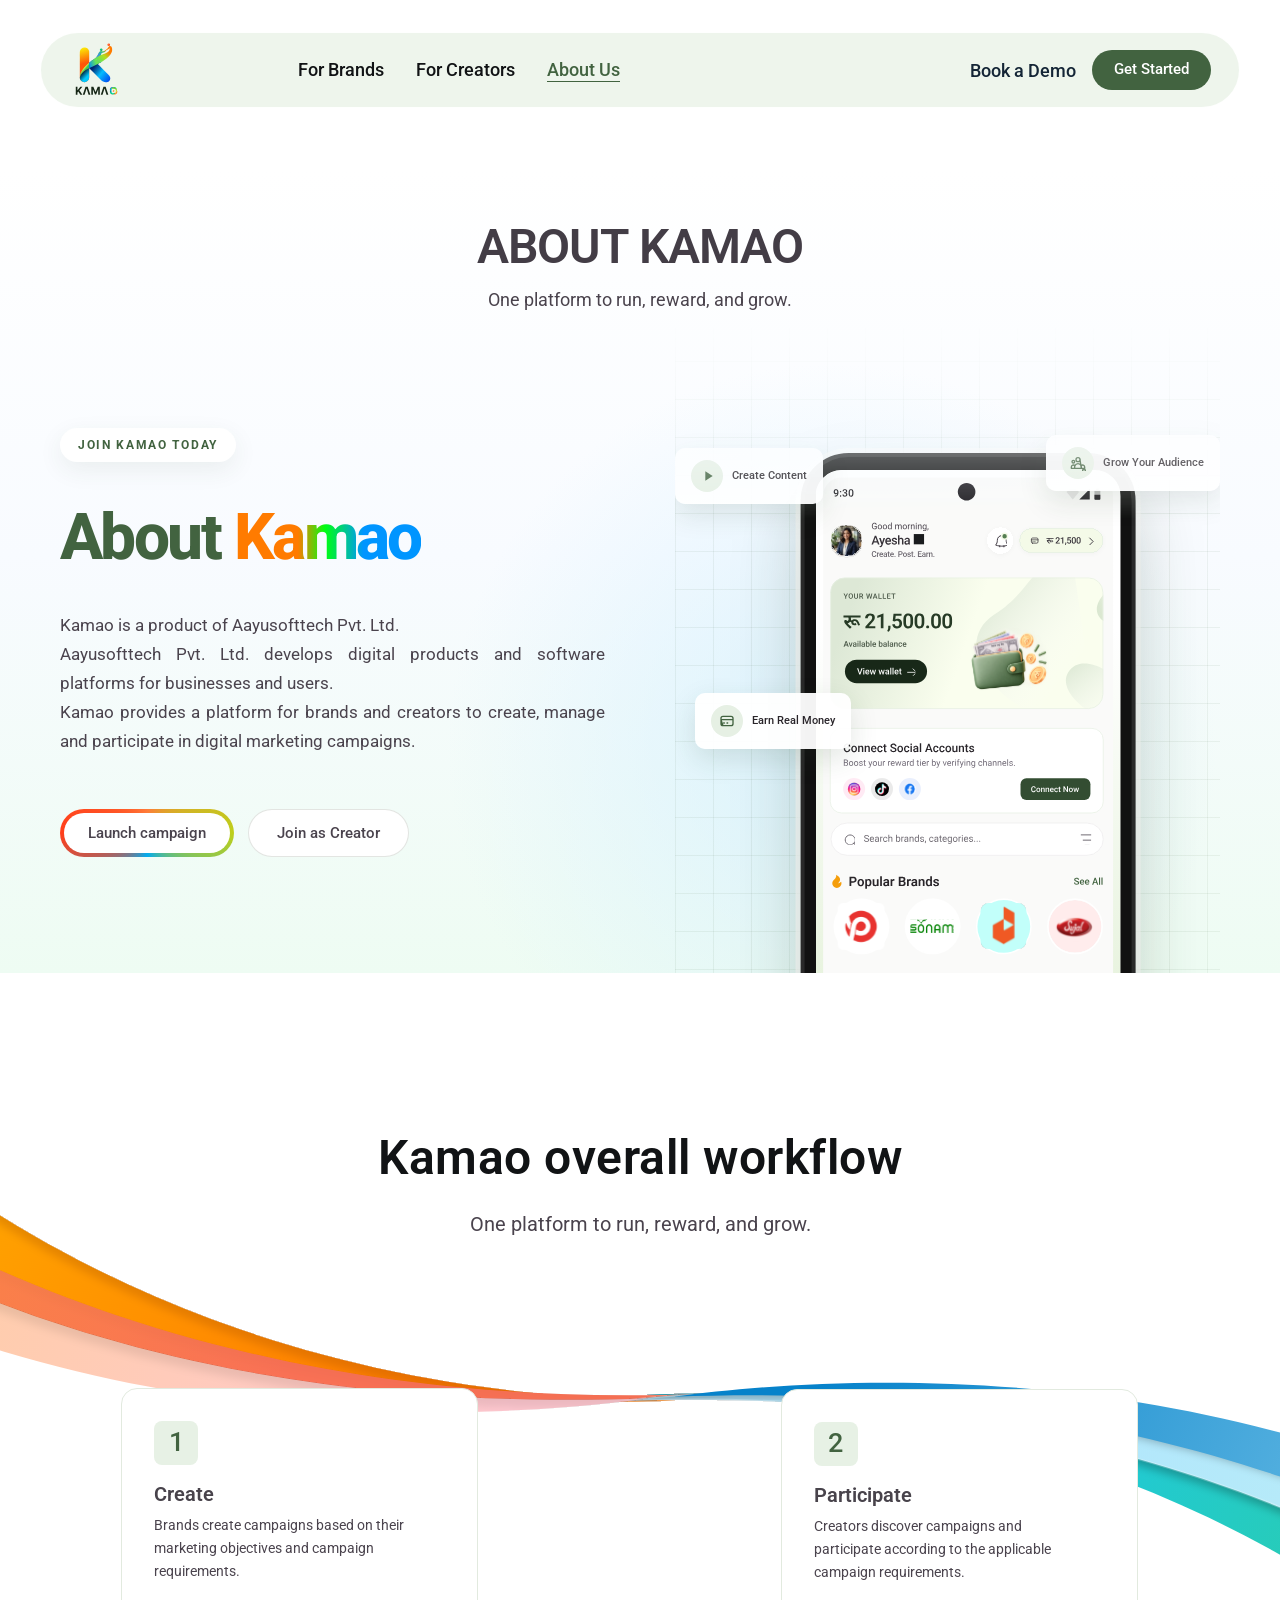
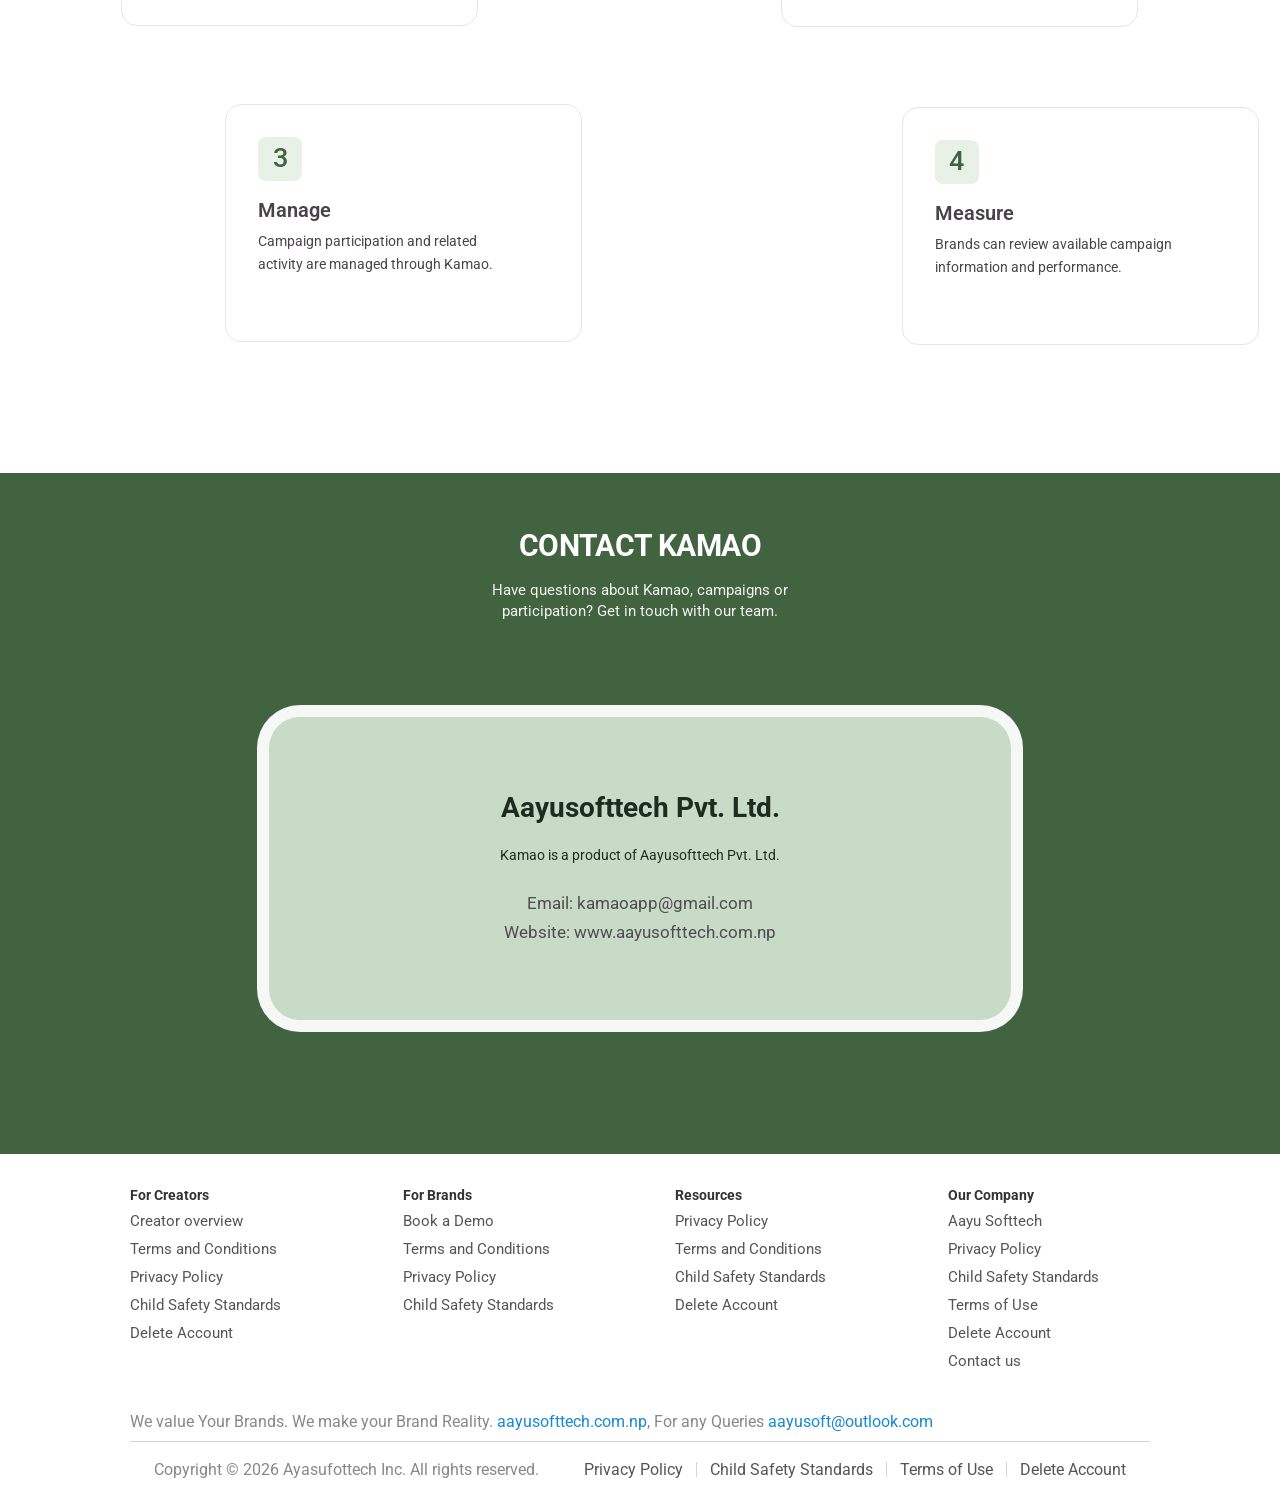
<file: KamaoRemake/aboutus.html>
<!DOCTYPE html>
<html lang="en">

<head>
    <meta charset="UTF-8">
    <meta name="viewport" content="width=device-width, initial-scale=1.0">
    <title>About Kamao</title>
    <link rel="preconnect" href="https://fonts.googleapis.com">
    <link rel="preconnect" href="https://fonts.gstatic.com" crossorigin>
    <link href="https://fonts.googleapis.com/css2?family=Roboto:wght@400;500;600;700&display=swap" rel="stylesheet">
    <link rel="stylesheet" href="css/main.css">
    <link rel="stylesheet" href="./css/about.css">
    <link rel="stylesheet" href="css/responsive.css">

</head>

<body>
    <main>
    <!-- =========================================================
    HEADER / NAVBAR
  ========================================================== -->
        <header class="site-header" id="siteHeader">
            <nav class="navbar" aria-label="Primary navigation">

                <!-- Logo -->
                <a href="./index.html" class="brand" aria-label="Kamao home">
                    <img src="./images/nav_footer/kamao_logo.svg" alt="Kamao" class="brand-logo" />
                </a>

                <!-- Desktop Navigation -->
                <div class="main-nav">
                    <a href="./index.html" class="nav-link ">For Brands</a>
                    <a href="./creator.html" class="nav-link">For Creators</a>
                    <a href="./aboutus.html" class="nav-link is-active">About Us</a>
                </div>

                <!-- Desktop Actions -->
                <div class="nav-actions">
                    <a href="/book-demo" class="demo-link" type="button" data-open-modal>
                        Book a Demo
                    </a>

                    <a href="/Identity/Account/Register?type=launcher"  class="btn-primary nav-get-started" type="button" data-open-modal>
                        Get Started
                    </a>
                </div>

                <!-- Mobile Hamburger -->
                <button class="mobile-menu-btn" id="mobileMenuBtn" type="button" aria-label="Toggle navigation"
                    aria-expanded="false" aria-controls="mobileMenu">
                    <span></span>
                    <span></span>
                    <span></span>
                </button>

            </nav>

            <!-- Mobile Navigation -->
            <div class="mobile-menu" id="mobileMenu">

                <div class="mobile-menu-inner">

                    <div class="mobile-links">

                        <a href="./index.html" class="mobile-nav-link is-active">
                            <span>For Brands</span>
                            <span class="mobile-arrow">↗</span>
                        </a>

                        <a href="./creator.html" class="mobile-nav-link">
                            <span>For Creators</span>
                            <span class="mobile-arrow">↗</span>
                        </a>

                    </div>

                    <div class="mobile-actions">


                        <a href="/Identity/Account/Register?type=launcher"  class="mobile-get-started" type="button" data-open-modal>
                            Get Started
                            <span>↗</span>
                        </a>

                    </div>

                    <div class="mobile-menu-footer">
                        <span>CREATOR × BRAND</span>
                        <span>KAMAO</span>
                    </div>

                </div>

            </div>
        </header>

        <!-- Hero section -->
        <section class="hero-section">

            <!-- Hero Section Heading -->
            <div class="hero-header">
                <h2 class="hero-section-title roboto-600">
                    About Kamao
                </h2>

                <p class="hero-section-subtitle roboto-400">
                    One platform to run, reward, and grow.
                </p>
            </div>


            <!-- Hero Content -->
            <div class="hero-container">

                <div class="hero-content">

                    <p class="hero-eyebrow">
                        Join Kamao today
                    </p>

                    <h1 class="hero-title">
                        About <span class="hero-title-accent">Kamao</span>
                    </h1>

                    <p class="hero-description">
                        Kamao is a product of Aayusofttech Pvt. Ltd.<br>
                        Aayusofttech Pvt. Ltd. develops digital products and software
                        platforms for businesses and users.<br>
                        Kamao provides a platform for brands and creators to create,
                        manage and participate in digital marketing campaigns.
                    </p>

                    <div class="hero-actions">

                        <a class="hero-button hero-button-primary" href="#contact">
                            Launch campaign
                        </a>

                        <a class="hero-button hero-button-secondary" href="#contact">
                            Join as Creator
                        </a>

                    </div>

                </div>


                <!-- Phone / Visual -->
                <div class="hero-visual">

                    <span class="hero-feature hero-feature-content">
                        <span class="hero-feature-icon">
                            <img src="./images/aboutus/content.svg" alt="Create Content" class="hero-feature-icon-img" />
                        </span>
                        Create Content
                    </span>

                    <span class="hero-feature hero-feature-audience">
                        <span class="hero-feature-icon">
                            <img src="./images/aboutus/audience.svg" alt="Grow Audience" class="hero-feature-icon-img" />
                        </span>
                        Grow Your Audience
                    </span>

                    <span class="hero-feature hero-feature-reward">
                        <span class="hero-feature-icon">
                            <img src="./images/aboutus/earn.svg" alt="Earn Real Money" class="hero-feature-icon-img" />
                        </span>
                        Earn Real Money
                    </span>


                    <div class="hero-phone no-select ">
                        <img src="./images/aboutus/phone.svg" alt="Kamao app on phone" class="hero-phone-img" />
                    </div>


                        </div>

                    </div>

                </div>

            </div>

        </section>

        <!-- PROCESS SECTION -->
        <section class="process-section">
        <div class="process-bg" aria-hidden="true"></div>

        <div class="process-container">

            <!-- Section Heading -->
            <div class="process-header">
            <h2 class="process-title roboto-600">
                Kamao overall workflow
            </h2>

            <p class="process-subtitle roboto-400">
                One platform to run, reward, and grow.
            </p>
            </div>

            <!-- WORKFLOW CARDS -->
            <div class="process-cards">

            <!-- Card 1 -->
            <article class="process-card process-card-1">
                <div class="process-number">1</div>

                <h3 class="process-card-title roboto-600">
                Create
                </h3>

                <p class="process-card-description roboto-400">
                Brands create campaigns based on their marketing objectives
                and campaign requirements.
                </p>
            </article>

            <!-- Card 2 -->
            <article class="process-card process-card-2">
                <div class="process-number">2</div>

                <h3 class="process-card-title roboto-600">
                Participate
                </h3>

                <p class="process-card-description roboto-400">
                Creators discover campaigns and participate according to
                the applicable campaign requirements.
                </p>
            </article>

            <!-- Card 3 -->
            <article class="process-card process-card-3">
                <div class="process-number">3</div>

                <h3 class="process-card-title roboto-600">
                Manage
                </h3>

                <p class="process-card-description roboto-400">
                Campaign participation and related activity are managed
                through Kamao.
                </p>
            </article>

            <!-- Card 4 -->
            <article class="process-card process-card-4">
                <div class="process-number">4</div>

                <h3 class="process-card-title roboto-600">
                Measure
                </h3>

                <p class="process-card-description roboto-400">
                Brands can review available campaign information and
                performance.
                </p>
            </article>

            </div>

        </div>
        </section>

        <!-- Contact section -->
        <section class="contact-section" id="contact">
            <div class="contact-container">

                <div class="contact-header">
                    <h2 class="contact-title">CONTACT KAMAO</h2>

                    <p class="contact-description">
                        Have questions about Kamao, campaigns or<br>
                        participation? Get in touch with our team.
                    </p>
                </div>

                <div class="contact-card">
                    <h3 class="contact-company">
                        Aayusofttech Pvt. Ltd.
                    </h3>

                    <p class="contact-product">
                        Kamao is a product of Aayusofttech Pvt. Ltd.
                    </p>

                    <div class="contact-details">
                        <p>
                            Email:
                            <a href="mailto:kamaoapp@gmail.com">
                                kamaoapp@gmail.com
                            </a>
                        </p>

                        <p>
                            Website:
                            <a href="https://www.aayusofttech.com.np" target="_blank" rel="noopener">
                                www.aayusofttech.com.np
                            </a>
                        </p>
                    </div>
                </div>

            </div>
        </section>


    </main>

    <!-- FOOTER  -->
<footer class="footer" id="footer">
  <canvas id="trail" aria-hidden="true"></canvas>

    <div class="footer__container footer-content">

      <div class="footer__columns">

        <!-- For Creators -->
        <div class="footer__column">
          <h3 class="footer__heading">For Creators</h3>

          <a href="/creators" class="footer__link">Creator overview</a>
          <a href="/terms" class="footer__link">Terms and Conditions</a>
          <a href="/privacy" class="footer__link">Privacy Policy</a>
          <a href="/child-safety" class="footer__link">Child Safety Standards</a>
          <a href="/delete-account" class="footer__link">Delete Account</a>
        </div>

        <!-- For Brands -->
        <div class="footer__column">
          <h3 class="footer__heading">For Brands</h3>


          <a href="/book-demo" class="footer__link">Book a Demo</a>
          <a href="/terms" class="footer__link">Terms and Conditions</a>
          <a href="/privacy" class="footer__link">Privacy Policy</a>
          <a href="/child-safety" class="footer__link">Child Safety Standards</a>
        </div>

        <!-- Resources -->
        <div class="footer__column">
          <h3 class="footer__heading">Resources</h3>


          <a href="/privacy" class="footer__link">Privacy Policy</a>
          <a href="/terms" class="footer__link">Terms and Conditions</a>
          <a href="/child-safety" class="footer__link">Child Safety Standards</a>
          <a href="/delete-account" class="footer__link">Delete Account</a>
        </div>

        <!-- Our Company -->
        <div class="footer__column">
          <h3 class="footer__heading">Our Company</h3>

          <a href="https://aayusofttech.com.np" target="_blank" rel="noopener" class="footer__link">Aayu Softtech</a>
          <a href="/privacy" class="footer__link">Privacy Policy</a>
          <a href="/child-safety" class="footer__link">Child Safety Standards</a>
          <a href="/terms" class="footer__link">Terms of Use</a>
          <a href="/delete-account" class="footer__link">Delete Account</a>
          <a href="/book-demo" class="footer__link">Contact us</a>
        </div>

      </div>

      <!-- Description -->
     <div class="footer__description">
        We value Your Brands. We make your Brand Reality.
        <a href="https://aayusofttech.com.np" target="_blank" rel="noopener" class="footer__brand-link" class="footer__brand-link">aayusofttech.com.np</a>,
        For any Queries
              <a href="mailto:aayusoft@outlook.com" class="footer__contact-link">aayusoft@outlook.com</a>
      </div>
      <!-- Bottom -->
      <div class="footer__bottom">

        <div class="footer__copyright">
          Copyright © 2026 Ayasufottech Inc. All rights reserved.
        </div>

        <nav class="footer__legal">
          <a href="/privacy" class="footer__legal-link">Privacy Policy</a>
          <span class="footer__separator"></span>

          <a href="/child-safety" class="footer__legal-link">Child Safety Standards</a>
          <span class="footer__separator"></span>

          <a href="/terms" class="footer__legal-link">Terms of Use</a>
          <span class="footer__separator"></span>

          <a href="/delete-account" class="footer__legal-link">Delete Account</a>
        </nav>

      </div>

    </div>
  </footer>

    <!-- FOOTER END -->

</body>
  <script src="js/ribbonFollowOnCursor.js" defer></script>

  <script src="js/main.js" defer></script>

</html>
</file>
<file: KamaoRemake/css/main.css>
/* ============================================================
   KAMAO — HERO / NAVBAR
   ============================================================ */


/* ============================================================
   RESET
   ============================================================ */

*,
*::before,
*::after {
  margin: 0;
  padding: 0;
  font-family: "Roboto", sans-serif;

  box-sizing: border-box;
}

html {
  scroll-behavior: smooth;
  font-family: "Roboto", sans-serif;

}

body {
  font-family: "Roboto", sans-serif;
  color: #111315;
  -webkit-font-smoothing: antialiased;
  font-optical-sizing: auto;
  font-weight: 400;
  font-style: normal;

}

img {
  display: block;
  max-width: 100%;
}

button,
a {
  font: inherit;
}

button {
  border: 0;
  cursor: pointer;
}

a {
  text-decoration: none;
  color: inherit;
}


/* ============================================================
   VARIABLES
   ============================================================ */

:root {
  --green: #426340;
  --green-dark: #35512f;

  --ink: #29252a;
  --ink-dark: #111315;
  --ink-soft: #142536;

  --white: #ffffff;
  --ring:linear-gradient(135deg,#F5D547,#7ED957 30%,#3FA9F5 55%,#7B61FF 75%,#FF6B3D);
  --max-width: 1200px;
}


.roboto-100 {
  font-family: "Roboto", sans-serif;
  font-optical-sizing: auto;
  font-weight: 100;
  font-style: normal;
  font-variation-settings: "wdth" 100;
}

.roboto-200 {
  font-family: "Roboto", sans-serif;
  font-optical-sizing: auto;
  font-weight: 200;
  font-style: normal;
  font-variation-settings: "wdth" 100;
}

.roboto-300 {
  font-family: "Roboto", sans-serif;
  font-optical-sizing: auto;
  font-weight: 300;
  font-style: normal;
  font-variation-settings: "wdth" 100;
}

.roboto-400 {
  font-family: "Roboto", sans-serif;
  font-optical-sizing: auto;
  font-weight: 400;
  font-style: normal;
  font-variation-settings: "wdth" 100;
}

.roboto-500 {
  font-family: "Roboto", sans-serif;
  font-optical-sizing: auto;
  font-weight: 500;
  font-style: normal;
  font-variation-settings: "wdth" 100;
}

.roboto-600 {
  font-family: "Roboto", sans-serif;
  font-optical-sizing: auto;
  font-weight: 600;
  font-style: normal;
  font-variation-settings: "wdth" 100;
}

.roboto-700 {
  font-family: "Roboto", sans-serif;
  font-optical-sizing: auto;
  font-weight: 700;
  font-style: normal;
  font-variation-settings: "wdth" 100;
}

.roboto-800 {
  font-family: "Roboto", sans-serif;
  font-optical-sizing: auto;
  font-weight: 800;
  font-style: normal;
  font-variation-settings: "wdth" 100;
}

.roboto-900 {
  font-family: "Roboto", sans-serif;
  font-optical-sizing: auto;
  font-weight: 900;
  font-style: normal;
  font-variation-settings: "wdth" 100;
}

.roboto-condensed-100 {
  font-family: "Roboto Condensed", sans-serif;
  font-optical-sizing: auto;
  font-weight: 100;
  font-style: normal;
}

.roboto-condensed-200 {
  font-family: "Roboto Condensed", sans-serif;
  font-optical-sizing: auto;
  font-weight: 200;
  font-style: normal;
}

.roboto-condensed-300 {
  font-family: "Roboto Condensed", sans-serif;
  font-optical-sizing: auto;
  font-weight: 300;
  font-style: normal;
}

.roboto-condensed-400 {
  font-family: "Roboto Condensed", sans-serif;
  font-optical-sizing: auto;
  font-weight: 400;
  font-style: normal;
}

.roboto-condensed-500 {
  font-family: "Roboto Condensed", sans-serif;
  font-optical-sizing: auto;
  font-weight: 500;
  font-style: normal;
}

.roboto-condensed-600 {
  font-family: "Roboto Condensed", sans-serif;
  font-optical-sizing: auto;
  font-weight: 600;
  font-style: normal;
}

.roboto-condensed-700 {
  font-family: "Roboto Condensed", sans-serif;
  font-optical-sizing: auto;
  font-weight: 700;
  font-style: normal;
}

.roboto-condensed-800 {
  font-family: "Roboto Condensed", sans-serif;
  font-optical-sizing: auto;
  font-weight: 800;
  font-style: normal;
}

.roboto-condensed-900 {
  font-family: "Roboto Condensed", sans-serif;
  font-optical-sizing: auto;
  font-weight: 900;
  font-style: normal;
}



/* ============================================================
   HERO
   ============================================================ */
/* 
.hero {
  position: relative;

  width: 100%;

  min-height: 1037px;

  padding-top: 179px;
  padding-left: 0px !important;
  padding-right: 0px !important;

  isolation: isolate;

  background: #ffffff;
} */


/* ============================================================
   HERO BACKGROUND
   ============================================================ */
/* 
.hero-bg {
  position: absolute;

  inset: 0;

  z-index: -3;

  pointer-events: none;

  background:

    radial-gradient(
      ellipse 620px 430px at 50% 22%,
      rgba(255, 250, 213, 0.88),
      transparent 72%
    ),


    radial-gradient(
      ellipse 540px 600px at 100% 53%,
      rgba(226, 249, 218, 0.82),
      transparent 76%
    ),

    radial-gradient(
      ellipse 450px 500px at 0% 66%,
      rgba(255, 244, 207, 0.62),
      transparent 75%
    ),


    linear-gradient(
      105deg,
      #ffffff 0%,
      #fffef8 46%,
      #f4fff1 100%
    );
} */


/* ============================================================
   HERO CONTENT
   ============================================================ */

.hero-content {
  position: relative;

  z-index: 10;

  width: 100%;

  display: flex;
  flex-direction: column;
  align-items: center;

  text-align: center;
}


/* ============================================================
   HERO TITLE CONTAINER
   ============================================================ */

.hero-title-container {
  width: 900px;
  max-width: calc(100% - 40px);

  display: flex;
  flex-direction: column;
  align-items: center;
}


/* ============================================================
   HERO ROW
   ============================================================ */

.hero-row {
  display: flex;
  align-items: center;
  justify-content: center;

  gap: 0;

  white-space: nowrap;
}


/* ============================================================
   HERO HEADING
   ============================================================ */

.hero-heading {
  font-family: "Roboto", sans-serif;

  font-size: 72px;
  font-weight: 700;

  line-height: 86.4px;

  letter-spacing: 0.72px;

  text-transform: uppercase;

  color: #29252a;
}

.hero-heading.first{
  padding-right: 29px;
}

/* ============================================================
   CUSTOM O CONTAINER
   ============================================================ */

.customer-o {
  position: relative;

  display: inline-flex;
  align-items: center;
  justify-content: center;

  width: 46px;
  height: 47px;

  flex: 0 0 46px;

  margin: 0 2px;

  vertical-align: middle;
}


/* ============================================================
   CUSTOM ARTWORK O
   ============================================================ */

.hero-badge {
  position: absolute;

  inset: 0;

  width: 46px;
  height: 47px;

  object-fit: contain;

  transform-origin: center center;

  animation: heroOSpin 3s linear infinite;

  will-change: transform, opacity;

  z-index: 2;
}


/* ============================================================
   NORMAL TEXT O
   ============================================================ */

.normal-o {
  position: absolute;

  inset: 0;

  display: flex;
  align-items: center;
  justify-content: center;

  font-family: 'Roboto', sans-serif;


  line-height: 1;


  /*
   * Start invisible.
   */
  opacity: 0;

  transform: scale(.65);

  pointer-events: none;

  z-index: 1;

  transition:
    opacity .35s ease,
    transform .45s cubic-bezier(.2, .8, .2, 1);
}


/* ============================================================
   CUSTOM O SPIN
   ============================================================ */

@keyframes heroOSpin {

  from {
    transform: rotate(0deg);
  }

  to {
    transform: rotate(360deg);
  }

}


/* ============================================================
   CUSTOM O FALL
   ============================================================ */

.hero-badge.is-falling {

  /*
   * Stop the normal spin.
   */
  animation: heroOFall 0.5s cubic-bezier(.55, .05, .75, .2) forwards;

}


/*
 * Fall away:
 *
 * starts at original position
 * moves down
 * rotates
 * moves slightly sideways
 * fades out
 */

@keyframes heroOFall {

  0% {
    transform:
      translate3d(0, 0, 0)
      rotate(0deg);

    opacity: 1;
  }

  20% {
    transform:
      translate3d(-11px, 25px, 0)
      rotate(100deg);

    opacity: 1;
  }

  55% {
    transform:
      translate3d(24px, 120px, 0)
      rotate(280deg);

    opacity: .8;
  }

  100% {
    transform:
      translate3d(305px, 600px, 0)
      rotate(620deg);

    opacity: 0;
  }

}


/* ============================================================
   NORMAL O APPEARS
   ============================================================ */

.normal-o.is-visible {

  opacity: 1;

  transform: scale(1);

}

/* ============================================================
   INFLUENCERS GRADIENT
   ============================================================ */

.gradient-text {
  background:
    linear-gradient(
      90deg,
      #ff7b00 40.87%,
      #00ff11 83.65%,
      #0095ff 100%
    );

  -webkit-background-clip: text;
  background-clip: text;

  -webkit-text-fill-color: transparent;

  color: transparent;
}


/* ============================================================
   SUBHEADLINE
   ============================================================ */

.subheadline {
  width: 620px;
  max-width: calc(100% - 40px);

  margin-top: 38px;

  display: flex;
  justify-content: center;
}

.subheadline p {
  width: 564px;
  max-width: 100%;

  font-family: "Roboto", sans-serif;

  font-size: 18.4px;
  font-weight: 500;

  line-height: 27.6px;

  color: #433d46;

  text-align: center;
}


/* ============================================================
   PAYMENT PILL
   ============================================================ */

.post-counter {
  display: flex;
  align-items: center;

  gap: 10px;

  margin-top: 19px;

  padding: 7px 18px;

  border-radius: 100px;

  background: rgba(255, 255, 255, 0.34);

  border: 1px solid rgba(255, 255, 255, 0.95);

  backdrop-filter: blur(40px);
  -webkit-backdrop-filter: blur(40px);

  box-shadow:
    0 3px 12px rgba(60, 80, 50, 0.03);
}


/* ============================================================
   PAYMENT DOT
   ============================================================ */

.pulse-dot {
  position: relative;

  display: inline-block;

  width: 8px;
  height: 8px;

  flex: 0 0 8px;

  border-radius: 50%;

  background: #5f8f5a;
}

.pulse-dot::after {
  content: "";

  position: absolute;

  inset: -3px;

  border: 1px solid rgba(95, 143, 90, 0.4);

  border-radius: 50%;

  animation: pulse 2s ease-out infinite;
}


/* ============================================================
   PAYMENT TEXT
   ============================================================ */

.counter-text {
  font-family: "Roboto Condensed", sans-serif;

  font-size: 18.4px;

  font-weight: 500;

  color: #142536;

  white-space: nowrap;
}


/* ============================================================
   HERO BUTTONS
   ============================================================ */

.hero-buttons {
  display: flex;
  align-items: center;
  justify-content: center;

  gap: 16px;

  margin-top: 33px;
}


/* ============================================================
   BASE BUTTON
   ============================================================ */

.btn {
  display: inline-flex;
  align-items: center;
  justify-content: center;

  min-height: 48px;

  padding: 14px 34px;

  border-radius: 100px;

  font-family: "Roboto", sans-serif;

  font-size: 16px;
  font-weight: 500;

  line-height: 1;

  cursor: pointer;

  transition:
    transform 0.2s ease,
    box-shadow 0.2s ease,
    background 0.2s ease;
}

.btn:hover {
  transform: translateY(-1px);
}

.btn:active {
  transform: translateY(0);
}
/* ============================================================
   SPINNING GRADIENT BORDER BUTTON
   ============================================================ */
@property --gradient-angle {
  syntax: "<angle>";
  initial-value: 0deg;
  inherits: false;
}


.btn-outline-gradient {
  --gradient-angle: 0deg;

  position: relative;

  border: 4px solid transparent;
  border-radius: 100px;

  background:
    linear-gradient(#ffffff, #ffffff) padding-box,
    conic-gradient(
      from var(--gradient-angle),

      #ff5608,
      #ff8a00,
      #fced05,
      #b8e52d,
      #63df43,
      #00dca8,
      #03c7fb,
      #008cff,
      #705cff,
      #d64cff,
      #ff5b72,
      #ff5608
    ) border-box;

  color: #4a434d;

  box-shadow:
    0 4px 14px rgba(184, 214, 176, 0.4);

  animation:
    gradientBorderSpin 2.5s linear infinite;

  transition:
    transform 0.2s ease,
    box-shadow 0.25s ease;
}


@keyframes gradientBorderSpin {
  to {
    --gradient-angle: 360deg;
  }
}


.btn-outline-gradient:hover {
  animation-play-state: paused;

  transform: translateY(-1px);

  box-shadow:
    0 6px 18px rgba(184, 214, 176, 0.5);
}


/* ============================================================
   SOLID BUTTON
   ============================================================ */

.btn-solid {
  border: none;

  background: #426340;

  color: #ffffff;

  box-shadow: none;
}

.btn-solid:hover {
  background: #35512f;
}


/* ============================================================
   HERO VISUAL
   ============================================================ */

.hero-visual {
  position: absolute;

  inset: 0;

  z-index: 3;

  pointer-events: none;
}


/* ============================================================
   HERO RIBBON — TIME-BASED REVEAL
   ============================================================ */

.hero-ribbon {
  position: absolute;

  top: 375px;
  left: 50%;

  width: 100%;

  /* Initial hidden position */
  transform: translateX(calc(-50% - 80px)) scale(.96);

  transform-origin: left center;

  /* Hidden until animation begins */
  clip-path: inset(0 100% 0 0);

  z-index: 1;
  pointer-events: none;

  will-change: transform, clip-path;
}

.hero-ribbon img {
  display: block;
  width: 100%;
  height: auto;
  max-width: none;
}
/* ============================================================
   CREATOR CARDS
   ============================================================ */

.creator-card {
  position: absolute;

  width: 197px;
  height: 200px;
  aspect-ratio: 1 / 1;

  margin: 0;
  padding: 7px;

  overflow: hidden;

  border: 5px solid #ffffff;

  border-radius: 18px;

  z-index: 5;

  background: #dcebd8;

  box-shadow:
    0 0 0 2px rgba(191, 215, 187, 0.72);

  transition:
    transform 0.3s ease,
    box-shadow 0.3s ease;
}

.creator-card img {
  display: block;

  width: 100%;
  height: 100%;

  object-fit: cover;

  border-radius: 10px;
}


/* ============================================================
   CREATOR 1
   ============================================================ */

.creator-card--1 {
  left: max(
    3.5%,
    calc(50% - 680px)
  );

  top: 187px;

  background: #dcebd8;

  box-shadow:
    0 0 0 2px rgba(191, 215, 187, 0.72);

  animation:
    creatorFloat1 6s ease-in-out infinite;
}


/* ============================================================
   CREATOR 2
   ============================================================ */

.creator-card--2 {
  left: calc(50% - 205px);

  top: 283px;

  background: #baff38;

  box-shadow:
    0 0 0 4px rgba(126, 246, 145, 0.72);

  animation:
    creatorFloat2 6.5s ease-in-out infinite;
}


/* ============================================================
   CREATOR 3
   ============================================================ */

.creator-card--3 {
  right: calc(50% - 395px);

  top: 367px;

  background: #6faaff;

  box-shadow:
    0 0 0 4px rgba(105, 183, 255, 0.68);

  animation:
    creatorFloat3 7s ease-in-out infinite;
}


/* ============================================================
   CREATOR 4
   ============================================================ */

.creator-card--4 {
  right: max(
    3.5%,
    calc(50% - 680px)
  );

  top: 146px;

  background: #dcebd8;

  box-shadow:
    0 0 0 2px rgba(191, 215, 187, 0.72);

  animation:
    creatorFloat4 6.2s ease-in-out infinite;
}


/* ============================================================
   ANIMATIONS
   ============================================================ */

@keyframes creatorFloat1 {
  0%,
  100% {
    transform: translateY(0);
  }

  50% {
    transform: translateY(-7px);
  }
}

@keyframes creatorFloat2 {
  0%,
  100% {
    transform: translateY(0);
  }

  50% {
    transform: translateY(-10px);
  }
}

@keyframes creatorFloat3 {
  0%,
  100% {
    transform: translateY(0);
  }

  50% {
    transform: translateY(-8px);
  }
}

@keyframes creatorFloat4 {
  0%,
  100% {
    transform: translateY(0);
  }

  50% {
    transform: translateY(-9px);
  }
}

@keyframes pulse {
  0% {
    transform: scale(0.8);
    opacity: 0.8;
  }

  100% {
    transform: scale(1.7);
    opacity: 0;
  }
}


/* ============================================================
   RESPONSIVE — TABLET
   ============================================================ */

@media (max-width: 1100px) {

  .navbar {
    width: min(906px, 100%);
  }

  .hero-heading {
    font-size: 64px;
    line-height: 76px;
  }

  .hero-title-container {
    width: 850px;
  }

  .creator-card {
    width: 130px;
  }

  .creator-card--1 {
    left: 4%;
  }

  .creator-card--4 {
    right: 4%;
  }

  .creator-card--2 {
    left: calc(50% - 190px);
  }

  .creator-card--3 {
    right: calc(50% - 350px);
  }
}


/* ============================================================
   RESPONSIVE — MOBILE
   ============================================================ */

@media (max-width: 768px) {
.hero-heading{
  font-size:20px;
}
  /* ----------------------------------
     Header
  ---------------------------------- */

  .site-header {
    padding: 20px 16px 0;
  }

  .navbar {
    height: 64px;

    padding: 7px 12px 7px 18px;
  }

  .brand,
  .brand-logo {
    width: 46px;
    height: 46px;
  }

  .main-nav,
  .nav-actions {
    display: none;
  }

  .nav-toggle {
    display: flex;
  }


  /* ----------------------------------
     Hero
  ---------------------------------- */

  .hero {
    min-height: 1037px;

    padding-top: 135px;
  }

  .hero-title-container {
    width: 100%;
    max-width: calc(100% - 24px);
  }

  .hero-row {
    width: 100%;
  }

  .hero-heading {
    font-size: 30px;
    line-height: 1.05;
    letter-spacing: 0.2px;
  }

  .hero-badge {
    width: 34px;
    height: 35px;

    flex: 0 0 34px;

    margin-inline: 1px;
  }


  /* ----------------------------------
     Description
  ---------------------------------- */

  .subheadline {
    width: calc(100% - 32px);

    margin-top: 28px;
  }

  .subheadline p {
    font-size: 15px;
    line-height: 23px;
  }


  /* ----------------------------------
     Payment
  ---------------------------------- */

  .post-counter {
    margin-top: 17px;

    padding: 7px 14px;
  }

  .counter-text {
    font-size: 15px;
  }


  /* ----------------------------------
     CTA
  ---------------------------------- */

  .hero-buttons {
    gap: 10px;

    margin-top: 26px;
  }

  .btn {
    min-height: 44px;

    padding: 12px 20px;

    font-size: 14px;
  }


  /* ----------------------------------
     Ribbon
  ---------------------------------- */

  .hero-ribbon {
    top: 375px;


    width: 100%;
  }


  /* ----------------------------------
     Cards
  ---------------------------------- */

  .creator-card {
    width: 105px;

    padding: 5px;

    border-width: 4px;

    border-radius: 14px;
  }

  .creator-card img {
    border-radius: 8px;
  }

  .creator-card--1 {
    left: 3%;

    top: 505px;
  }

  .creator-card--2 {
    left: calc(50% - 125px);

    top: 555px;
  }

  .creator-card--3 {
    right: 8%;

    top: 615px;
  }

  .creator-card--4 {
    right: 3%;

    top: 475px;
  }
}


/* ============================================================
   RESPONSIVE — SMALL MOBILE
   ============================================================ */

@media (max-width: 480px) {

  .hero {
    min-height: 1037px;

    padding-top: 130px;
  }

  .hero-heading {
    font-size: 17px;
    line-height: 34px;
  }

  .hero-badge {
    width: 27px;
    height: 28px;

    flex-basis: 27px;
  }

  .subheadline {
    margin-top: 24px;
  }

  .subheadline p {
    font-size: 13px;
    line-height: 20px;
  }

  .post-counter {
    margin-top: 15px;
  }

  .counter-text {
    font-size: 13px;
  }

  .hero-buttons {
    margin-top: 23px;
  }

  .btn {
    min-height: 40px;

    padding: 10px 15px;

    font-size: 12px;
  }

  .hero-ribbon {
    top: 350px;

    width: 800px;
  }

  .creator-card {
    width: 82px;

    padding: 4px;

    border-width: 3px;

    border-radius: 11px;
  }

  .creator-card--1 {
    top: 470px;
  }

  .creator-card--2 {
    left: calc(50% - 90px);

    top: 520px;
  }

  .creator-card--3 {
    right: 6%;

    top: 575px;
  }

  .creator-card--4 {
    top: 440px;
  }
}

/* ---------- Brand ---------- */

.brand {
  display: inline-flex;
  align-items: center;
  gap: 7px;

  flex-shrink: 0;
}

.brand-mark {
  position: relative;

  width: 36px;
  height: 36px;

  display: grid;
  place-items: center;

  overflow: hidden;
  border-radius: 50%;

  background: #dff0d8;
}

.brand-mark i {
  position: absolute;
  display: block;

  border-radius: 3px;
}

.brand-mark .p1 {
  width: 7px;
  height: 21px;

  top: 7px;
  left: 10px;

  background: linear-gradient(
    180deg,
    #f8d500,
    #ff8b00
  );

  transform: rotate(18deg);
}

.brand-mark .p2 {
  width: 7px;
  height: 21px;

  top: 7px;
  left: 18px;

  background: linear-gradient(
    180deg,
    #a9ed29,
    #22cb62
  );

  transform: rotate(-18deg);
}

.brand-mark .p3 {
  width: 13px;
  height: 14px;

  top: 12px;
  left: 11px;

  background: linear-gradient(
    135deg,
    #0067a8,
    #00c8e9
  );
}

.brand-mark .p4 {
  width: 7px;
  height: 7px;

  top: 14px;
  left: 16px;

  border-radius: 50%;
  background: #fff;
}

.brand-name {
  font-family: var(--font-display);

  font-size: 15px;
  line-height: 1;
  font-weight: 800;

  color: #29442c;
  letter-spacing: -.02em;
}


/* ---------- Navigation ---------- */

.main-nav {
  display: flex;
  align-items: center;
  gap: 27px;

  margin-left: 88px;
}

.nav-link {
  position: relative;

  color: #1e2c22;

  font-size: 18.2px;
  line-height: 1;
  font-weight: 500;

  transition: color .2s ease;
}

.nav-link::after {
  content: "";

  position: absolute;

  left: 0;
  right: 100%;
  bottom: -7px;

  height: 1px;

  background: #426340;

  transition: right .2s ease;
}

.nav-link:hover {
  color: #426340;
}

.nav-link.is-active::after {
  right: 0;
}


/* ---------- Right actions ---------- */

.nav-actions {
  margin-left: auto;

  display: flex;
  align-items: center;
  gap: 16px;
}

.demo-link {
  padding: 0;

  color: #16251a;

  font-size: 18.2px;
  font-weight: 500;

  white-space: nowrap;

  transition: color .2s ease;
}

.demo-link:hover {
  color: var(--green-500);
}

.nav-get-started {
  min-height: 32px;

  padding: 9px 19px;

  font-size: 12px;

  background: #416744;
  box-shadow: none;
}

.nav-get-started:hover {
  background: #355638;
}


/* ---------- Mobile toggle ---------- */

.nav-toggle {
  display: none;

  flex-direction: column;
  gap: 5px;

  padding: 7px;
  margin-left: auto;
}

.nav-toggle span {
  width: 21px;
  height: 2px;

  border-radius: 2px;
  background: #243427;

  transition:
    transform .2s ease,
    opacity .2s ease;
}

.nav-toggle.is-open span:nth-child(1) {
  transform: translateY(7px) rotate(45deg);
}

.nav-toggle.is-open span:nth-child(2) {
  opacity: 0;
}

.nav-toggle.is-open span:nth-child(3) {
  transform: translateY(-7px) rotate(-45deg);
}


/* ============================================================
   CURRENT HERO
   ============================================================ */


/* ---------- Background ---------- */

.hero-bg {
  position: absolute;
  inset: 0;

  z-index: -3;

  background:
    radial-gradient(
      ellipse 620px 460px at 50% 23%,
      rgba(255, 250, 210, .88),
      transparent 72%
    ),
    radial-gradient(
      ellipse 520px 620px at 98% 48%,
      rgba(229, 249, 220, .85),
      transparent 76%
    ),
    radial-gradient(
      ellipse 400px 500px at 4% 68%,
      rgba(255, 246, 216, .7),
      transparent 72%
    ),
    linear-gradient(
      105deg,
      #ffffff 0%,
      #fffef8 48%,
      #f4fff1 100%
    );
}


/* ============================================================
   HERO CONTENT
   ============================================================ */

.hero-content {
  position: relative;
  gap: 20px;

  z-index: 10;

  width: min(1440px, 100%);
  margin-inline: auto;

  text-align: center;
}


/* ---------- Heading ---------- */

.hero-title {
  margin: 0;

  color: #282429;

  font-family: var(--font-display);

  font-size: clamp(
    48px,
    5.25vw,
    68px
  );

  line-height: .96;

  font-weight: 800;

  letter-spacing: -3px;
}

.gradient-text {
  background:
    linear-gradient(
      90deg,
      #e88800 0%,
      #c1bd00 28%,
      #55d627 58%,
      #00d975 75%,
      #009fe3 100%
    );

  -webkit-background-clip: text;
  background-clip: text;

  color: transparent;
}


/* ---------- Description ---------- */

.hero-sub {
  width: min(490px, 100%);

  margin: 37px auto 0;

  color: #3d3a3d;

  font-size: 14px;
  line-height: 1.65;

  font-weight: 450;
}


/* ---------- Payment pill ---------- */

.hero-pill {
  display: inline-flex;
  align-items: center;
  gap: 8px;

  margin-top: 15px;
  padding: 7px 15px;

  color: #29302b;

  background: rgba(255, 255, 255, .72);

  border: 1px solid #e2eadc;
  border-radius: 999px;

  box-shadow:
    0 2px 8px rgba(55, 82, 49, .04);

  font-size: 12px;
  line-height: 1;

  white-space: nowrap;
}

.hero-pill strong {
  font-weight: 700;
}

.hero-pill > span:last-child {
  color: #303731;
}

.pulse-dot {
  position: relative;

  width: 7px;
  height: 7px;

  flex: 0 0 7px;

  border-radius: 50%;
  background: #6ca754;
}

.pulse-dot::after {
  content: "";

  position: absolute;

  inset: -3px;

  border: 1px solid rgba(108, 167, 84, .4);
  border-radius: 50%;

  animation: pulse 2s ease-out infinite;
}


/* ---------- CTAs ---------- */

.hero-cta {
  display: flex;
  align-items: center;
  justify-content: center;
  gap: 13px;

  margin-top: 25px;
}

.btn-gradient-outline {
  position: relative;

  min-width: 147px;
  min-height: 36px;

  padding: 9px 21px;

  border: 0;
  border-radius: 999px;

  color: #403d40;

  background: #fff;

  font-size: 12px;
  font-weight: 600;

  z-index: 0;
}

.btn-gradient-outline::before {
  content: "";

  position: absolute;

  inset: -2px;

  z-index: -2;

  border-radius: inherit;

  background:
    linear-gradient(
      90deg,
      #ff8520,
      #f3cf00,
      #58d53d,
      #12cfc3,
      #319bdc,
      #e45645
    );
}

.btn-gradient-outline::after {
  content: "";

  position: absolute;

  inset: 0;

  z-index: -1;

  border-radius: inherit;

  background: #fff;
}

.btn-gradient-outline:hover {
  transform: translateY(-1px);
}

.btn-hero-demo {
  min-width: 125px;
  min-height: 36px;

  padding: 9px 20px;

  font-size: 12px;

  background: #416744;
  box-shadow: none;
}

.btn-hero-demo:hover {
  background: #355638;
}


/* ============================================================
   HERO ARTWORK
   ============================================================ */

.hero-art {
  position: absolute;

  inset: 0;

  z-index: 1;

  pointer-events: none;
}


/* ---------- Wave ---------- */

.hero-wave {
  position: absolute;

  width: min(1400px, 115vw);
  height: 420px;

  left: 50%;
  top: 370px;

  transform: translateX(-50%);

  overflow: visible;
}

.wave {
  fill: none;

  stroke-linecap: round;
  stroke-linejoin: round;
}

.wave-orange {
  stroke: #ff9410;
  stroke-width: 25;
}

.wave-yellow {
  stroke: #ffd000;
  stroke-width: 9;
  transform: translateY(-2px);
}

.wave-blue {
  stroke: #319fd4;
  stroke-width: 17;
}

.wave-green {
  stroke: #20c89a;
  stroke-width: 10;
}


/* ============================================================
   CREATOR CARDS
   ============================================================ */

.creator-card {
  position: absolute;

  width: 150px;
  aspect-ratio: 1;

  margin: 0;
  padding: 7px;

  overflow: hidden;

  border: 5px solid #fff;
  border-radius: 18px;

  background: #dcebd8;

  box-shadow:
    0 0 0 2px rgba(191, 215, 187, .72);

  z-index: 5;

  transition:
    transform .3s ease,
    box-shadow .3s ease;
}

.creator-card img {
  display: block;

  width: 100%;
  height: 100%;

  object-fit: cover;

  border-radius: 10px;
}


/* Left creator */

.creator-card--1 {
  left: max(3.5%, calc(50% - 680px));
  top: 571px;
}


/* Center creator */

.creator-card--2 {
  left: calc(50% - 200px);
  top: 646px;

  background: #b8ff3c;

  box-shadow:
    0 0 0 4px rgba(126, 246, 145, .72);
}


/* Lower right creator */

.creator-card--3 {
  right: calc(50% - 390px);
  top: 700px;

  background: #6faaff;

  box-shadow:
    0 0 0 4px rgba(105, 183, 255, .68);
}


/* Top right creator */

.creator-card--4 {
  right: max(3.5%, calc(50% - 680px));
  top: 458px;

  background: #dcebd8;
}


/* ============================================================
   SUBTLE FLOAT ANIMATION
   ============================================================ */

.creator-card--1 {
  animation: creatorFloat1 6s ease-in-out infinite;
}

.creator-card--2 {
  animation: creatorFloat2 6.5s ease-in-out infinite;
}

.creator-card--3 {
  animation: creatorFloat3 7s ease-in-out infinite;
}

.creator-card--4 {
  animation: creatorFloat4 6.2s ease-in-out infinite;
}

@keyframes creatorFloat1 {
  0%, 100% {
    transform: translateY(0);
  }

  50% {
    transform: translateY(-8px);
  }
}

@keyframes creatorFloat2 {
  0%, 100% {
    transform: translateY(0);
  }

  50% {
    transform: translateY(-10px);
  }
}

@keyframes creatorFloat3 {
  0%, 100% {
    transform: translateY(0);
  }

  50% {
    transform: translateY(-8px);
  }
}

@keyframes creatorFloat4 {
  0%, 100% {
    transform: translateY(0);
  }

  50% {
    transform: translateY(-9px);
  }
}

@keyframes pulse {
  0% {
    transform: scale(.8);
    opacity: .8;
  }

  100% {
    transform: scale(1.7);
    opacity: 0;
  }
}

.marquee{
  display: flex;
  justify-content: center;
  align-items: center;
  width: 100%;
  padding: 20px 0;
  background-color: white;
  
}

    /* -------------------------------------------------------------------------- */
    /* MARQUEE CONTAINERS (STRICTLY CONSTRAINED TO 1440px CONTAINER)              */
    /* -------------------------------------------------------------------------- */
    .marquee-wrapper {
      width: 1440px;
      position: relative;
      overflow: hidden;
      padding: 12px 0;
      /* Soft fade edges on left and right borders */
      mask-image: linear-gradient(to right, transparent, black 4%, black 96%, transparent);
      -webkit-mask-image: linear-gradient(to right, transparent, black 4%, black 96%, transparent);
    }

    /* Continuous Animation Tracks */
    .marquee-track-right {
      display: flex;
      gap: 20px;
      width: max-content;
      animation: scrollRight 38s linear infinite;
    }

    .marquee-track-left {
      display: flex;
      gap: 18px;
      width: max-content;
      animation: scrollLeft 32s linear infinite;
    }

    .marquee-wrapper:hover .marquee-track-right,
    .marquee-wrapper:hover .marquee-track-left {
      animation-play-state: paused;
    }

    /* 9:16 UGC Reel Video Cards */
    .reel-card {
      width: 210px;
      height: 330px;
      border-radius: 20px;
      position: relative;
      overflow: hidden;
      background-color: var(--sand);
      flex-shrink: 0;
      box-shadow: 0 10px 25px rgba(20, 37, 54, 0.08);
      border: 3px solid var(--white);
      cursor: pointer;
      transition: transform 0.3s cubic-bezier(0.175, 0.885, 0.32, 1.275), box-shadow 0.3s ease;
    }

    .reel-card:hover {
      transform: translateY(-8px) scale(1.04);
      box-shadow: 0 20px 40px rgba(20, 37, 54, 0.15);
    }

    .reel-card .fullImage {
      width: 100%;
      height: 100%;
      object-fit: cover;
    }

    .reel-gradient {
      position: absolute;
      inset: 0;
      background: linear-gradient(180deg, rgba(0,0,0,0) 40%, rgba(20,37,54,0.75) 100%);
    }

    .reel-creator-pill {
      position: absolute;
      bottom: 12px;
      left: 12px;
      right: 12px;
      background: rgba(255, 255, 255, 0.95);
      backdrop-filter: blur(8px);
      border-radius: 100px;
      padding: 6px 12px;
      display: flex;
      align-items: center;
      gap: 8px;
      box-shadow: 0 4px 12px rgba(0,0,0,0.12);
    }

    .reel-avatar {
      width: 28px;
      height: 28px;
      border-radius: 50%;
      object-fit: cover;
    }

    .reel-user-info {
      display: flex;
      flex-direction: column;
      line-height: 1.1;
      text-align: left;
    }

    .reel-username {
      font-weight: 800;
      font-size: 0.75rem;
      color: var(--primary-navy);
    }

    .reel-metric {
      font-size: 0.65rem;
      color: var(--sage-dark);
      font-weight: 700;
    }

    .play-icon-overlay {
      position: absolute;
      top: 50%;
      left: 50%;
      transform: translate(-50%, -50%);
      width: 44px;
      height: 44px;
      background: rgba(255, 255, 255, 0.35);
      backdrop-filter: blur(10px);
      border-radius: 50%;
      display: flex;
      align-items: center;
      justify-content: center;
      color: var(--white);
      border: 1px solid rgba(255, 255, 255, 0.6);
      transition: transform 0.2s ease, background 0.2s ease;
    }

    .reel-card:hover .play-icon-overlay {
      transform: translate(-50%, -50%) scale(1.15);
      background: rgba(255, 255, 255, 0.9);
      color: var(--primary-navy);
    }

    /* Client Logo Chips */
    .client-chip-pill {
      display: inline-flex;
      align-items: center;
      gap: 10px;
      padding: 8px 22px;
      border-radius: 100px;
      background: var(--white);
      border: 1px solid rgba(20, 37, 54, 0.08);
      font-weight: 700;
      font-size: 0.88rem;
      color: var(--primary-navy);
      box-shadow: 0 4px 12px rgba(20, 37, 54, 0.03);
      flex-shrink: 0;
    }

    .client-icon-circle {
      width: 26px;
      height: 26px;
      border-radius: 50%;
      background: var(--primary-navy);
      color: var(--white);
      display: flex;
      align-items: center;
      justify-content: center;
      font-size: 0.75rem;
      font-weight: 800;
    }

    /* -------------------------------------------------------------------------- */
    /* KEYFRAME ANIMATIONS                                                       */
    /* -------------------------------------------------------------------------- */
    @keyframes scrollRight {
      0% { transform: translateX(-50%); }
      100% { transform: translateX(0%); }
    }

    @keyframes scrollLeft {
      0% { transform: translateX(0%); }
      100% { transform: translateX(-50%); }
    }

    /* Spring Entrance Animation */
    .fade-up {
      opacity: 0;
      transform: translateY(30px);
      animation: springFadeUp 0.8s cubic-bezier(0.16, 1, 0.3, 1) forwards;
    }

    .delay-1 { animation-delay: 0.1s; }
    .delay-2 { animation-delay: 0.2s; }
    .delay-3 { animation-delay: 0.3s; }
    .delay-4 { animation-delay: 0.4s; }

    @keyframes springFadeUp {
      to {
        opacity: 1;
        transform: translateY(0);
      }
    }



.stats2121 {
  position: relative;

  width: 100%;

  padding: 45px 24px;

  display: flex;
  justify-content: center;
  align-items: center;

  text-align: center;

  overflow: hidden;
/* 
  background: linear-gradient(
    185.31deg,
    #F2FFF0 5.98%,
    #FFFFFF 95.85%
  ); */

  opacity: 1;
}

/* Gradient bottom border */
.stats2121::after {
  content: "";

  position: absolute;
  left: 0;
  bottom: 0;

  width: 100%;
  height: 29px;

  background: linear-gradient(
    90deg,
    #FF7B00 40.87%,
    #00FF11 83.65%,
    #0095FF 100%
  );
}


.stats-container {
  width: 100%;
  max-width: 1440px;
  margin: 0 auto;
  padding: 0 120px;
}

.stats-title {
  font-family: var(--font-display, 'Oswald', sans-serif);
  line-height: 1.05;
  letter-spacing: 0.02em;
  color: var(--primary-text, #111315);
  text-transform: uppercase;
  margin: auto auto;
  font-size: 48px;
}

.stats-subtitle {
  font-family: var(--font-body, 'Plus Jakarta Sans', sans-serif);
  font-size: clamp(0.95rem, 2vw, 1.25rem);
  color: var(--secondary-text, #66758A);
  font-style: italic;
  font-weight: 500;
  line-height: 1.4;
}

/* ============================================================
   COMPARISON SECTION
   ============================================================ */

.comparison {
  width: 100%;
  padding: 65px 20px 70px;
  background: #ffffff;
}

.comparison-container {
  width: 100%;
  max-width: 1200px;
  margin: 0 auto;
}


/* ============================================================
   HEADER
   ============================================================ */

.comparison-header {
  text-align: center;
  margin-bottom: 61px;
}

.comparison-title {
  margin: 0;
  color: #29262a;
  font-size: 30px;
  line-height: 1.25;
  font-weight: 700;
  letter-spacing: -0.6px;
  text-transform: uppercase;
}

.comparison-description {
  margin: 8px 0 0;
  color: #343034;
  font-size: 12px;
  line-height: 1.45;
  font-weight: 400;
}


/* ============================================================
   MOBILE TABS
   ============================================================ */

.comparison-mobile-tabs {
  display: none;
}


/* ============================================================
   COMPARISON MATRIX
   ============================================================ */

.comparison-matrix {
  display: grid;
  gap: 16px;

  /*
   * First column = feature names
   * Remaining columns = 4 comparison options
   */
  grid-template-columns:
    170px
    repeat(4, 1fr);

  align-items: stretch;
}


/* ============================================================
   ALL COLUMNS
   ============================================================ */

.comparison-column {
  min-width: 0;
  position: relative;
}


/* ============================================================
   COLUMN HEADER
   ============================================================ */

.comparison-column-header {
  height: 58px;

  display: flex;
  flex-direction: column;
  align-items: center;
  justify-content: center;

  border-top: 1px solid #eeeeee;
  border-bottom: 1px solid #eeeeee;

  color: #27333d;
  font-size: 12px;
  line-height: 1.15;
  font-weight: 700;
  text-align: center;
  text-transform: uppercase;
}

.comparison-column-header h3 {
  margin: 0;

  color: inherit;
  font-size: inherit;
  line-height: inherit;
  font-weight: 700;
}


/* ============================================================
   FEATURES COLUMN
   ============================================================ */

.comparison-features {
  padding-right: 10px;
}

.comparison-features .comparison-column-header {
  justify-content: center;
  align-items: flex-start;

  padding-left: 0;

  border-top-color: transparent;
  border-bottom-color: #eeeeee;
}

.comparison-feature {
  height: 48px;

  display: flex;
  align-items: center;

  color: #353238;
  font-size: 8px;
  line-height: 1.2;
  font-weight: 400;
  text-transform: uppercase;

  border-bottom: 1px solid #eeeeee;
}


/* ============================================================
   DATA CELLS
   ============================================================ */

.comparison-cell {
  height: 48px;

  display: flex;
  align-items: center;
  justify-content: center;

  padding: 0 5px;

  color: #17171a;
  font-size: 8px;
  line-height: 1.2;
  font-weight: 400;
  text-align: center;

  border-bottom: 1px solid #eeeeee;
}

.comparison-cell strong {
  font-weight: 500;
}


/* ============================================================
   NORMAL COLUMNS
   ============================================================ */

.comparison-column:not(.comparison-features):not(.comparison-kamao) {
  border: 1px solid #eeeeee;
  border-radius: 12px;
  overflow: hidden;

  margin-left: 10px;
}


/* ============================================================
   KAMAO COLUMN
   ============================================================ */

.comparison-kamao {
  position: relative;
  z-index: 2;

  border-radius: 12px;
  overflow: hidden;

  background: #f3fbf5;
}

/* Gradient border */
.comparison-kamao::before {
  content: "";
  position: absolute;
  inset: 0;

  padding: 2px;

  border-radius: 12px;

  background: linear-gradient(
    354.91deg,
    #FF7B00 3.1%,
    #00FF11 56.06%,
    #0095FF 97.94%
  );

  /* Cut out the middle */
  -webkit-mask:
    linear-gradient(#fff 0 0) content-box,
    linear-gradient(#fff 0 0);

  -webkit-mask-composite: xor;
  mask-composite: exclude;

  pointer-events: none;
  z-index: 10;
}


/* Kamao header */

.comparison-kamao .comparison-column-header {
  height: 65px;

  border-top: 0;
  border-bottom: 1.5px solid #00e83b;

  background: rgba(238, 252, 243, 0.85);
}

.comparison-kamao .comparison-column-header h3 {
  margin-top: 3px;

  color: #00a942;
  font-size: 13px;
  text-transform: none;
}


/* ============================================================
   RECOMMENDED BADGE
   ============================================================ */

.comparison-badge {
  display: inline-flex;
  align-items: center;
  justify-content: center;

  height: 13px;
  padding: 0 8px;

  border-radius: 20px;

  background: #079f46;
  color: #ffffff;

  font-size: 7px;
  line-height: 1;
  font-weight: 700;
  letter-spacing: 0.1px;
}


/* ============================================================
   KAMAO CELLS
   ============================================================ */

.comparison-kamao .comparison-cell {
  background: rgba(240, 251, 244, 0.65);
}

.comparison-green-text {
  color: #00a94f;
  font-weight: 600;
}


/* ============================================================
   TAGS
   ============================================================ */

.comparison-tag {
  display: inline-flex;
  align-items: center;
  justify-content: center;

  min-height: 15px;
  padding: 2px 7px;

  border-radius: 4px;

  background: #dff5e7;
  color: #00a650;

  font-size: 7px;
  line-height: 1;
  font-weight: 500;
}


/* ============================================================
   MUTED / WARNING
   ============================================================ */

.comparison-muted {
  color: #8493a3;
}

.comparison-warning {
  color: #c47719;
}


/* ============================================================
   REMOVE BOTTOM BORDERS WHERE NECESSARY
   ============================================================ */

.comparison-column .comparison-cell:last-child,
.comparison-column .comparison-feature:last-child {
  border-bottom: 0;
}


/* ============================================================
   TABLET
   ============================================================ */

@media (max-width: 900px) {

  .comparison {
    padding: 55px 20px 60px;
  }

  .comparison-container {
    max-width: 720px;
  }

  .comparison-title {
    font-size: 27px;
  }

  .comparison-matrix {
    grid-template-columns:
      150px
      repeat(4, 1fr);
  }

}


/* ============================================================
   MOBILE
   ============================================================ */

@media (max-width: 768px) {

  .comparison {
    padding: 50px 15px;
  }

  .comparison-header {
    margin-bottom: 25px;
  }

  .comparison-title {
    font-size: 25px;
    line-height: 1.2;
  }

  .comparison-description {
    font-size: 12px;
    max-width: 500px;
    margin-left: auto;
    margin-right: auto;
  }


  /* Mobile tabs */

  .comparison-mobile-tabs {
    display: grid;
    grid-template-columns: repeat(4, 1fr);
    gap: 5px;

    margin-bottom: 20px;
  }

  .comparison-tab {
    height: 38px;

    border: 1px solid #e4e4e4;
    border-radius: 8px;

    background: #ffffff;
    color: #444;

    font-size: 11px;
    font-weight: 600;
    cursor: pointer;
  }

  .comparison-tab-active {
    border-color: #00b7ff;
    background: #edfff3;
    color: #009c45;
  }


  /*
   * On mobile, hide the feature labels and
   * display only one comparison column at a time.
   */

  .comparison-matrix {
    display: block;
  }

  .comparison-features {
    display: none;
  }

  .comparison-column {
    display: none;
    width: 100%;
    margin: 0 !important;
  }

  .comparison-column.comparison-active-mobile {
    display: block;
  }

  .comparison-column-header {
    height: 65px;
  }

  .comparison-cell {
    height: 50px;
    font-size: 11px;
  }

}


/* ============================================================
   SMALL MOBILE
   ============================================================ */

@media (max-width: 480px) {

  .comparison-title {
    font-size: 22px;
  }

  .comparison-description {
    font-size: 11px;
  }

  .comparison-mobile-tabs {
    grid-template-columns: repeat(2, 1fr);
  }

}


/* ================================
   budget SECTION
================================ */

.budget-section {
  width: 100%;
  padding: 70px 20px 85px;
  box-sizing: border-box;
  background: #fafff2;
  color: #3f3b43;
}

.budget-heading {
  text-align: center;
  margin-bottom: 38px;
}

.budget-heading h2 {
  margin: 0 0 14px;
  font-size: 40px;
  line-height: 1.1;
  font-weight: 800;
  letter-spacing: -1.2px;
  color: #3e3942;
}

.budget-heading p {
  margin: 0;
  font-size: 16px;
  line-height: 1.5;
  color: #4d4850;
}


/* ================================
   GRADIENT BACKGROUND
================================ */

.budget-background {
  width: min(1440px, 100%);
  min-height: 400px;
  margin: 0 auto;
  padding: 53px 84px;
  box-sizing: border-box;

  border-radius: 9px;

  background:
    radial-gradient(
      circle at 50% 30%,
      rgba(150, 255, 185, 0.55),
      transparent 45%
    ),
    linear-gradient(
      110deg,
      #e5f4ff 0%,
      #c8ffd6 50%,
      #fff0d5 100%
    );

  display: flex;
  align-items: center;
  justify-content: center;
}


/* ================================
   MAIN CARD
================================ */

.budget-card {
  width: 100%;
  max-width: 880px;
  min-height: 440px;
  padding: 34px 41px 38px;
  box-sizing: border-box;

  background: #ffffff;
  border-radius: 20px;

  box-shadow:
    0 5px 10px rgba(52, 48, 56, 0.06),
    0 2px 4px rgba(52, 48, 56, 0.04);

  display: flex;
  flex-direction: column;
}


/* ================================
   BUDGET BOX
================================ */

.budget-budget-box {
  width: 100%;
  padding: 34px 28px 20px;
  box-sizing: border-box;

  border-radius: 14px;
  background: #f4fae8;

  text-align: center;
}

.budget-budget-label {
  display: block;
  margin-bottom: 8px;

  font-size: 10px;
  line-height: 1;
  font-weight: 700;
  letter-spacing: 0.5px;
  color: #4e4a52;
}

.budget-budget-value {
  font-size: 34px;
  line-height: 1.15;
  font-weight: 800;
  color: #16a34a;
  margin-bottom: 27px;
}


/* ================================
   SLIDER
================================ */

.budget-slider-wrapper {
  position: relative;
  width: 100%;
  height: 12px;
}

.budget-slider-track {
  position: absolute;
  left: 0;
  right: 0;
  top: 3px;

  height: 7px;
  border-radius: 20px;

  background: #dce8d9;
  overflow: hidden;
}

.budget-slider-progress {
  width: 8.16%;
  height: 100%;
  border-radius: inherit;

  background: linear-gradient(
    90deg,
    #ff7800 0%,
    #ff9f00 60%,
    #20d97d 82%,
    #00aef0 100%
  );

  transition: width 0.08s linear;
}

.budget-slider {
  position: absolute;
  z-index: 2;

  left: 0;
  top: -4px;

  width: 100%;
  height: 20px;

  margin: 0;
  padding: 0;

  appearance: none;
  -webkit-appearance: none;

  background: transparent;
  cursor: pointer;
}


/* Chrome / Edge / Safari */

.budget-slider::-webkit-slider-runnable-track {
  height: 7px;
  background: transparent;
  border-radius: 20px;
}

.budget-slider::-webkit-slider-thumb {
  appearance: none;
  -webkit-appearance: none;

  width: 18px;
  height: 18px;

  margin-top: -5.5px;

  border: 3px solid #ffffff;
  border-radius: 50%;

  background: #13b85b;

  box-shadow:
    0 1px 4px rgba(0, 0, 0, 0.25);

  cursor: grab;
}


/* Firefox */

.budget-slider::-moz-range-track {
  height: 7px;
  background: transparent;
  border-radius: 20px;
}

.budget-slider::-moz-range-thumb {
  width: 18px;
  height: 18px;

  border: 3px solid #ffffff;
  border-radius: 50%;

  background: #13b85b;

  box-shadow:
    0 1px 4px rgba(0, 0, 0, 0.25);

  cursor: grab;
}


/* ================================
   SLIDER LABELS
================================ */

.budget-slider-labels {
  display: flex;
  justify-content: space-between;
  align-items: center;

  margin-top: 10px;

  font-size: 10px;
  font-weight: 500;
  color: #444148;
}

.budget-slider-labels span:nth-child(2) {
  font-weight: 700;
}


/* ================================
   STATISTICS
================================ */

.budget-stats {
  display: grid;
  grid-template-columns: repeat(3, 1fr);
  gap: 14px;

  margin-top: 21px;
}

.budget-stat {
  min-height: 78px;
  padding: 14px 10px;

  box-sizing: border-box;

  border: 1px solid #dbead6;
  border-radius: 10px;

  background: #ffffff;

  text-align: center;

  display: flex;
  flex-direction: column;
  justify-content: center;
}

.budget-stat-value {
  margin-bottom: 5px;

  font-size: 27px;
  line-height: 1;
  font-weight: 800;

  color: #16a34a;

  transition:
    transform 0.15s ease,
    opacity 0.15s ease;
}

.budget-stat-value.budget-changing {
  transform: scale(1.04);
  opacity: 0.65;
}

.budget-stat-label {
  font-size: 10px;
  line-height: 1.2;
  color: #454149;
}


/* ================================
   BUTTON
================================ */

.budget-button {
  align-self: center;

  margin-top: 27px;
  padding: 11px 27px;

  border: 1px solid transparent;
  border-radius: 25px;

  background:
    linear-gradient(#ffffff, #ffffff) padding-box,
    linear-gradient(
      90deg,
      #ff7900,
      #ffb300,
      #12d56f,
      #00aef0
    ) border-box;

  color: #3f3b43;

  font-size: 12px;
  font-weight: 700;

  cursor: pointer;

  display: flex;
  align-items: center;
  gap: 5px;

  box-shadow:
    0 2px 4px rgba(0, 0, 0, 0.06);

  transition:
    transform 0.2s ease,
    box-shadow 0.2s ease;
}

.budget-button:hover {
  transform: translateY(-2px);

  box-shadow:
    0 5px 12px rgba(0, 0, 0, 0.1);
}

.budget-button:active {
  transform: translateY(0);
}

.budget-rocket {
  font-size: 13px;
}


/* ================================
   RESPONSIVE
================================ */

@media (max-width: 850px) {

  .budget-section {
    padding: 50px 15px;
  }

  .budget-heading h2 {
    font-size: 32px;
  }

  .budget-background {
    padding: 35px 25px;
  }

  .budget-card {
    padding: 28px 25px 32px;
  }
}


@media (max-width: 600px) {

  .budget-heading h2 {
    font-size: 27px;
  }

  .budget-heading p {
    font-size: 14px;
  }

  .budget-background {
    padding: 20px 10px;
  }

  .budget-card {
    padding: 20px 15px 25px;
    border-radius: 15px;
  }

  .budget-budget-box {
    padding: 25px 15px 18px;
  }

  .budget-budget-value {
    font-size: 29px;
  }

  .budget-stats {
    grid-template-columns: 1fr;
    gap: 10px;
  }

  .budget-stat {
    min-height: 72px;
  }

  .budget-slider-labels {
    font-size: 9px;
  }
}


/* ========================================
   PROCESS SECTION
======================================== */
.process-section {
  position: relative;
  width: 100%;
  /* background: linear-gradient(
    177.19deg,
    #ffffff 22.95%,
    #f7fbee 80.84%
  ); */
  padding: 12px 20px;
  box-sizing: border-box;
  overflow: hidden;
  height: 1100px;
}

.process-bg {
  position: absolute;
  inset: 0;
  top: -250px;
  width: 100%;

  background-image: url("../images/process/visual_bg.svg");
  background-repeat: no-repeat;
  background-position: center top;
  background-size: cover;

  pointer-events: none;
  z-index: 0;
}

.process-container {
  position: relative;
  z-index: 1;
  width: 100%;
  height: 100%;
  max-width: 1200px;
  margin: 0 auto;
  display: flex;
  flex-direction: column;
  justify-content: space-evenly;
}



/* ========================================
   HEADER
======================================== */

.process-header {
  text-align: center;
  margin-bottom: 48px;
}

.process-title {
  margin: 0;

  color: #111315;
  font-size: 48px;
  line-height: 1.3;
  letter-spacing: 0.5px;
}

.process-subtitle {
  margin: 19px 0 0;

  color:  #4A434D;

  font-size: 20px;
  line-height: 1.5;
}


/* ========================================
   CARDS GRID
======================================== */

.process-grid {
  display: grid;

  grid-template-columns: repeat(3, 1fr);

  gap: 33px;

  align-items: stretch;
}


/* ========================================
   INDIVIDUAL CARD
======================================== */

.process-card {
  position: relative;

  min-width: 0;
  height: 622px;

  box-sizing: border-box;

  border-radius: 10px;

  background:
    linear-gradient(
      180deg,
      #eaffd9 0%,
      #f4fdea 28%,
      #f9fdf3 65%,
      #f9fcf2 100%
    );

  overflow: hidden;
}


/* ========================================
   CARD TEXT
======================================== */

.process-card-text {
  position: relative;
  z-index: 2;

  width: 100%;

  box-sizing: border-box;

  padding: 29px 25px 0;

  text-align: center;

  color: #29252A;

  font-size: 24px;
  line-height: 1.35;
}

.process-card-text span {
  color: #16A34A;
}


/* ========================================
   IMAGE AREA
======================================== */

.process-image-wrapper {
  position: absolute;

  left: 43px;
  right: 43px;
  top: 93px;
  bottom: -1px;

  border-radius: 14px 14px 0 0;

  background: #ffffff;

  overflow: hidden;

  /*
    This creates the subtle white border
    visible around the image.
  */
  border: 4px solid rgba(255, 255, 255, 0.95);

  box-sizing: border-box;
}

.process-image {
  display: block;

  width: 100%;
  height: 100%;

  object-fit: cover;
  object-position: center top;

  border-radius: 9px 9px 0 0;
}


/* ========================================
   OPTIONAL IMAGE FALLBACK
   Remove if your images always exist.
======================================== */

.process-image[src=""],
.process-image:not([src]) {
  background: #ffffff;
}


/* ========================================
   LARGE TABLET
======================================== */


@media (max-width: 900px) {
  .process-section {
    padding: 60px 20px 65px;
  }

  .process-container {
    max-width: 760px;
  }

  .process-grid {
    gap: 20px;
  }

  .process-card {
    height: 400px;
  }

  .process-card-text {
    padding-left: 18px;
    padding-right: 18px;
    font-size: 15px;
  }

  .process-image-wrapper {
    left: 28px;
    right: 28px;
    top: 95px;
  }
}


/* ========================================
   TABLET
======================================== */

@media (max-width: 700px) {

  .process-section {
    padding: 55px 20px 60px;
  }

  .process-title {
    font-size: 32px;
  }

  .process-header {
    margin-bottom: 38px;
  }

  .process-grid {
    grid-template-columns: 1fr;
    max-width: 430px;
    margin: 0 auto;
    gap: 24px;
  }

  .process-card {
    height: 440px;
  }

  .process-card-text {
    padding-top: 28px;
    font-size: 16px;
  }

  .process-image-wrapper {
    left: 70px;
    right: 70px;
    top: 94px;
  }
}


/* ========================================
   MOBILE
======================================== */

@media (max-width: 480px) {

  .process-section {
    padding: 48px 16px 55px;
  }

  .process-title {
    font-size: 29px;
    line-height: 1.25;
    letter-spacing: -0.5px;
  }

  .process-subtitle {
    margin-top: 15px;
    font-size: 13px;
  }

  .process-header {
    margin-bottom: 32px;
  }

  .process-grid {
    width: 100%;
    gap: 20px;
  }

  .process-card {
    height: 400px;
    border-radius: 10px;
  }

  .process-card-text {
    padding: 27px 25px 0;

    font-size: 15px;
    line-height: 1.4;
  }

  .process-image-wrapper {
    left: 45px;
    right: 45px;
    top: 92px;

    border-radius: 13px 13px 0 0;
  }
}


/* ========================================
   SMALL MOBILE
======================================== */

@media (max-width: 360px) {

  .process-section {
    padding-left: 12px;
    padding-right: 12px;
  }

  .process-title {
    font-size: 26px;
  }

  .process-card {
    height: 380px;
  }

  .process-card-text {
    padding-left: 18px;
    padding-right: 18px;
    font-size: 14px;
  }

  .process-image-wrapper {
    left: 35px;
    right: 35px;
    top: 91px;
  }
}



/* ========================================
   dashboard SECTION
======================================== */

.dashboard-section {
  width: 100%;
  overflow: hidden;
  padding: 38px 0 28px;
  /* background: linear-gradient(353.33deg, #F7FBEE -22.25%, #FFFFFF 96.47%); */
  color: #433D46;

}

.dashboard-container {
  width: min(100% - 48px, 1180px);
  margin: 0 auto;
}


/* ========================================
   HEADING
======================================== */

.dashboard-heading {
  text-align: center;
  margin-bottom: 115px;
}

.dashboard-title {
  margin: 0;
  color: #433D46;
  font-size: clamp(30px, 3.1vw, 48px);
  line-height: 1.02;
  font-weight: 700;
  letter-spacing: -1.4px;
}

.dashboard-subtitle {
  margin: 16px 0 0;
  color: #4A434D;
  font-size: 18px;
  line-height: 1.4;
  font-weight: 400;
}


/* ========================================
   MAIN CONTENT
======================================== */

.dashboard-content {
  display: grid;
  grid-template-columns: minmax(310px, 420px) minmax(480px, 1fr);
  align-items: center;
  gap: 55px;
}


/* ========================================
   LEFT COPY
======================================== */

.dashboard-copy {
  align-self: center;
}

.dashboard-description {
  max-width: 390px;
  margin: 0 0 27px;
  color: #353037;
  font-size: 20px;
  line-height: 1.35;
  font-weight: 600;
}


/* ========================================
   CHECK LIST
======================================== */

.dashboard-list {
  display: flex;
  flex-direction: column;
  gap: 13px;
  margin: 0;
  padding: 0;
  list-style: none;
}

.dashboard-list-item {
  display: flex;
  align-items: center;
  gap: 10px;
  color: #111315;
  font-size: 15.2px;
  line-height: 1;
  font-weight: 400;
}

.dashboard-check {
  flex: 0 0 14px;
  width: 14px;
  height: 14px;

  display: inline-flex;
  align-items: center;
  justify-content: center;

  border-radius: 50%;
  background: #eaf5e8;
  color: #69a263;

  font-size: 9px;
  font-weight: 700;
}




/* ========================================
   BUTTONS
======================================== */

.dashboard-buttons {
  display: flex;
  align-items: center;
  gap: 10px;
  margin-top: 28px;
}

.dashboard-button {
  display: inline-flex;
  align-items: center;
  justify-content: center;

  min-height: 32px;
  padding: 0 20px;

  border-radius: 18px;

  text-decoration: none;
  white-space: nowrap;

  font-size: 15.2px;

  transition:
    transform 0.2s ease,
    box-shadow 0.2s ease,
    background-color 0.2s ease;
}

.dashboard-button:hover {
  transform: translateY(-1px);
}

.dashboard-button-primary {
  color: #ffffff;
  background: #467047;
  box-shadow: 0 5px 12px rgba(57, 91, 58, 0.12);
}

.dashboard-button-primary:hover {
  background: #3d6540;
  box-shadow: 0 7px 16px rgba(57, 91, 58, 0.18);
}

.dashboard-button-secondary {
  color: #47434b;
  background: #ffffff;
  border: 1px solid #e1e2e0;
}

.dashboard-button-secondary:hover {
  background: #fafafa;
}


/* ========================================
   DASHBOARD IMAGE
======================================== */

.dashboard-visual {
  width: 100%;
  display: flex;
  justify-content: flex-end;
  align-items: center;
}

.dashboard-dashboard {
  display: block;
  width: 100%;
  max-width: 650px;
  height: auto;
  object-fit: contain;
}



/* NEW COMP  */
.progress{position:fixed;left:0;top:0;height:3px;width:100%;transform-origin:0 50%;transform:scaleX(0);background:var(--ring);z-index:80}

/* NEW COMP END */

/* ========================================
   TABLET
======================================== */

@media (max-width: 900px) {

  .dashboard-section {
    padding: 45px 0;
  }

  .dashboard-heading {
    margin-bottom: 70px;
  }

  .dashboard-content {
    grid-template-columns: 1fr;
    gap: 50px;
  }

  .dashboard-copy {
    max-width: 500px;
    margin: 0 auto;
  }

  .dashboard-description {
    max-width: 450px;
  }

  .dashboard-visual {
    justify-content: center;
  }

  .dashboard-dashboard {
    max-width: 680px;
  }
}


/* ========================================
   MOBILE
======================================== */

@media (max-width: 600px) {

  .dashboard-section {
    padding: 35px 0 45px;
  }

  .dashboard-container {
    width: min(100% - 32px, 500px);
  }

  .dashboard-heading {
    margin-bottom: 55px;
  }

  .dashboard-title {
    font-size: 29px;
    letter-spacing: -0.8px;
  }

  .dashboard-subtitle {
    margin-top: 13px;
    font-size: 10px;
  }

  .dashboard-content {
    gap: 40px;
  }

  .dashboard-description {
    font-size: 13px;
    margin-bottom: 24px;
  }

  .dashboard-list {
    gap: 12px;
  }

  .dashboard-list-item {
    font-size: 8.5px;
  }

  .dashboard-buttons {
    flex-wrap: wrap;
    margin-top: 25px;
  }

  .dashboard-button {
    min-height: 36px;
    padding: 0 18px;
    font-size: 10px;
  }

  .dashboard-dashboard {
    width: 110%;
    max-width: none;
    margin-left: -5%;
  }
}


/* ========================================
   SMALL MOBILE
======================================== */

@media (max-width: 400px) {

  .dashboard-title {
    font-size: 25px;
  }

  .dashboard-buttons {
    width: 100%;
  }

  .dashboard-button {
    flex: 1;
  }
}


/* ================================
   PLATFORM SECTION
================================ */

.platform-section {
  width: 100%;
  padding: 78px 24px 30px;
  /* background: #fbfffc; */
  box-sizing: border-box;
}

.platform-container {
  width: 100%;
  max-width: 1440px;
  margin: 0 auto;
}

/* ========================================
   HOW KAMAO WORKS FOR BRANDS
======================================== */
.how-brands-section {
  position: relative;
  width: 100%;
  padding: 72px 24px 88px;
  box-sizing: border-box;
  /* background: linear-gradient(178deg, #ffffff 14%, #f7fbee 95%); */
  overflow: hidden;
}

.how-brands-container {
  max-width: 1200px;
  margin: 0 auto;
}

.how-brands-header {
  text-align: center;
  max-width: 640px;
  margin: 0 auto 48px;
}

.how-brands-title {
  margin: 0 0 12px;
  color: #433d46;
  font-size: clamp(1.75rem, 4vw, 3rem);
  line-height: 1.15;
  text-transform: uppercase;
  letter-spacing: 0.01em;
}

/* app download button  */
.stickybar {
  position: fixed;
  left: 0; right: 0; bottom: 0;
  z-index: 90;
  display: flex;
  justify-content: center;
  padding: 12px 16px calc(12px + env(safe-area-inset-bottom, 0px));
  pointer-events: none;
  opacity: 0;
  visibility: hidden;
  transform: translateY(100%);
  transition: transform .5s cubic-bezier(.2,.8,.2,1), opacity .4s, visibility 0s .5s;
}
.stickybar.show {
  opacity: 1;
  visibility: visible;
  transform: translateY(0);
  transition: transform .5s cubic-bezier(.2,.8,.2,1), opacity .4s, visibility 0s;
}
.ribbonFollower
/* show only the button for this device */
.stickybar .store,
.stickybar .store-other { display: none !important; }

.os-android .stickybar .store-android { display: flex !important; }
.os-ios     .stickybar .store-ios     { display: flex !important; }
.os-other   .stickybar .store-other   { display: inline-flex !important; }
.store-other { pointer-events: auto; width: 100%; max-width: 420px; justify-content: center; }

/* the store button */
.store {
  pointer-events: auto;
  position: relative;
  overflow: hidden;
  align-items: center;
  justify-content: center;
  gap: 12px;
  width: 100%;
  max-width: 340px;
  padding: 11px 22px;
  border-radius: 16px;
  background: linear-gradient(160deg, #1b2a22, #0b1410);
  border: 1px solid rgba(255,255,255,.18);
  color: #fff;
  text-decoration: none;
  box-shadow: 0 12px 32px rgba(11,20,16,.35);
  -webkit-tap-highlight-color: transparent;
  transition: transform .2s, box-shadow .2s;
}
.store:active { transform: scale(.97); }
@media (hover: hover) {
  .store:hover { transform: translateY(-2px); box-shadow: 0 16px 38px rgba(11,20,16,.45); }
}
.store-ic { width: 30px; height: 30px; flex: none; }
.store-tx { display: flex; flex-direction: column; line-height: 1.1; text-align: left; }
.store-tx small { font-size: 11px; letter-spacing: .08em; opacity: .8; }
.store-tx b { font-size: 20px; font-weight: 700; letter-spacing: -.01em; }
/* Hide all platform buttons by default */
#stickybar .store-android,
#stickybar .store-ios,
#stickybar .store-other {
  display: none;
}

/* Show only on Android */
html.os-android #stickybar .store-android {
  display: inline-flex;
}

/* Show only on iOS / iPadOS */
html.os-ios #stickybar .store-ios {
  display: inline-flex;
}

/* Show only on desktop / other devices */
html.os-other #stickybar .store-other {
  display: inline-flex;
}
/* soft shine sweeping across the button */
.store::after {
  content: "";
  position: absolute;
  top: 0; left: -60%;
  width: 40%; height: 100%;
  background: linear-gradient(100deg, transparent, rgba(255,255,255,.22), transparent);
  transform: skewX(-20deg);
  animation: storeShine 4s ease-in-out infinite;
}
@keyframes storeShine { 0%, 60% { left: -60%; } 100% { left: 130%; } }

@media (prefers-reduced-motion: reduce) {
  .stickybar, .stickybar.show { transition: opacity .2s; transform: none; }
  .store::after { animation: none; }
}



/* app download button END */

.how-brands-subtitle {
  margin: 0 auto;
  max-width: 448px;
  color: #4a434d;
  font-size: 1.125rem;
  line-height: 1.55;
}

.how-brands-panel {
  display: grid;
  grid-template-columns: minmax(280px, 0.9fr) minmax(320px, 1.1fr);
  gap: 48px;
  align-items: center;
}

.how-brands-visual {
  position: relative;
  min-height: 420px;
  display: flex;
  align-items: flex-end;
  justify-content: center;
}

.how-brands-visual-bg {
  position: absolute;
  left: 12%;
  top: 12px;
  width: min(311px, 70%);
  height: 78%;
  background: #f7f6dd;
  border-radius: 20px;
  z-index: 0;
}

.how-brands-step-pill {
  position: absolute;
  left: calc(12% + 16px);
  top: 28px;
  z-index: 2;
  display: inline-flex;
  align-items: center;
  gap: 6px;
  padding: 5px 13px;
  border-radius: 9999px;
  background: rgba(255, 255, 255, 0.91);
  border: 1px solid #fff;
  backdrop-filter: blur(6px);
  -webkit-backdrop-filter: blur(6px);
}


/* CURSOR FOLLOE ON HOVER ANIMATION  */

#trail {
  position: absolute;
  inset: 0;
  width: 100%;
  height: 100%;
  pointer-events: none;       
  z-index: 1;
}
.footer-content {
  position: relative;
  z-index: 2;                  
}
/* CURSOR FOLLOE ON HOVER ANIMATION END */


.how-brands-step-dot {
  width: 8px;
  height: 8px;
  border-radius: 50%;
  background: #426340;
  flex-shrink: 0;
}

.how-brands-step-label {
  color: #426340;
  font-size: 11px;
  font-weight: 600;
  line-height: 1.5;
  white-space: nowrap;
}
.howWorksBox{
    text-align: center;
    padding: 22px 30px;
    border-radius: 24px;
    background: rgba(255, 255, 255, .66);
    border: 1px solid rgba(255, 255, 255, .9);
    box-shadow: 0 16px 40px rgba(22, 32, 26, .06);
    font-size: 16.5px;
    color: #3B4740;
        margin-top: 44px;
}
.how-brands-visual-media {
  position: relative;
  z-index: 1;
  width: min(100%, 380px);
}

.how-brands-visual-img {
  display: block;
  width: 100%;
  height: auto;
  max-height: 420px;
  border-radius: 22px;
  object-fit: contain;
  filter: drop-shadow(0 18px 30px rgba(20, 37, 54, 0.12));
}

.how-brands-steps {
  position: relative;
  display: flex;
  flex-direction: column;
  gap: 16px;
  padding-left: 24px;
}

.how-brands-track {
  position: absolute;
  left: 0;
  top: 24px;
  bottom: 24px;
  width: 3px;
  background: #e1ece0;
  border-radius: 999px;
  overflow: hidden;
}

.how-brands-track-fill {
  display: block;
  width: 100%;
  height: 25%;
  background: #426340;
  border-radius: inherit;
  transition: height 0.25s ease;
}

.how-brands-step {
  position: relative;
  display: flex;
  gap: 20px;
  align-items: flex-start;
  width: 100%;
  padding: 20px;
  border: 1px solid transparent;
  border-radius: 16px;
  background: transparent;
  text-align: left;
  cursor: pointer;
  font: inherit;
  color: inherit;
  transition: background 0.2s ease, border-color 0.2s ease, box-shadow 0.2s ease;
}

.how-brands-step.is-active {
  background: rgba(236, 253, 245, 0.45);
  border-color: #ede6f1;
  box-shadow: 0 4px 4px #f7f0ff;
}

.how-brands-step-icon {
  flex: 0 0 48px;
  width: 48px;
  height: 48px;
  border-radius: 16px;
  border: 1px solid #edeced;
  background: #fff;
  display: inline-flex;
  align-items: center;
  justify-content: center;
  box-shadow: 0 1px 1px rgba(0, 0, 0, 0.05);
}

.how-brands-step-icon img {
  display: block;
  width: 18px;
  height: 18px;
}

.how-brands-step-copy {
  display: flex;
  flex-direction: column;
  gap: 4px;
  min-width: 0;
}

.how-brands-step-title {
  color: #433d46;
  font-size: 1.125rem;
  font-weight: 600;
  line-height: 1.55;
  letter-spacing: -0.45px;
}

.how-brands-step-text {
  color: #6e6971;
  font-size: 17px;
  line-height: 1.45;
}

@media (max-width: 980px) {
  .how-brands-panel {
    grid-template-columns: 1fr;
    gap: 32px;
  }

  .how-brands-visual {
    min-height: 360px;
    max-width: 420px;
    margin: 0 auto;
  }

  .how-brands-visual-bg {
    left: 50%;
    transform: translateX(-50%);
  }

  .how-brands-step-pill {
    left: 50%;
    transform: translateX(-50%);
  }
}

@media (max-width: 640px) {
  .how-brands-section {
    padding: 56px 16px 64px;
  }

  .how-brands-header {
    margin-bottom: 32px;
  }

  .how-brands-step {
    gap: 14px;
    padding: 16px;
  }

  .how-brands-step-icon {
    flex-basis: 42px;
    width: 42px;
    height: 42px;
  }

  .how-brands-step-title {
    font-size: 1rem;
  }
}
/* HOW KAMAO WORKS FOR BRANDS END */
/* ================================
   HEADER
================================ */

.platform-header {
  text-align: center;
  margin-bottom: 72px;
}

.platform-title {
  margin: 0;
  color: #433D46;
  font-size: 48px;
  line-height: 1.15;
  font-weight: 700;
  letter-spacing: -0.7px;
}

.platform-subtitle {
  margin: 12px 0 0;
  color: #4A434D;
  font-size: 18px;
  line-height: 1.5;
  font-weight: 400;
}

/* ================================
   GRID
================================ */

.platform-grid {
  display: grid;
  grid-template-columns: repeat(3, minmax(0, 1fr));
  gap: 33px 26px;
}

/* ================================
   CARD
================================ */

.platform-card {
  position: relative;
  overflow: hidden;
  background: #ffffff;
  border-radius: 18px;
  box-shadow: 0 1px 4px rgba(35, 45, 40, 0.02);
}

/* ================================
   CARD IMAGE
================================ */

.platform-card-image {
  position: relative;
  width: 100%;
  height: 139px;

  display: flex;
  align-items: center;
  justify-content: center;

  overflow: hidden;
}

.platform-image {
  display: block;
  width: 100%;
  height: 100%;
  object-fit: contain;
}

/* Background colors */

.platform-bg-yellow {
  background: #fff5e5;
}

.platform-bg-green {
  background: #f1f8e7;
}

.platform-bg-blue {
  background: #e8efff;
}

/* ================================
   CARD CONTENT
================================ */

.platform-card-content {
  min-height: 150px;
  padding: 48px 17px 22px;
  box-sizing: border-box;
  background: #ffffff;
}

.platform-card-title {
  margin: 0 0 7px;

  color: #111315;
  font-size: 20.8px;
  line-height: 1.25;
  font-weight: 700;
  letter-spacing: -0.1px;
}

.platform-card-description {
  max-width: 225px;
  margin: 0;

  color: #66758A;
  font-size: 14.4px;
  line-height: 1.45;
  font-weight: 400;
}

/* ================================
   VERIFIED BADGE
================================ */

.platform-badge {
  position: absolute;
  top: 13px;
  left: 7px;
  z-index: 2;

  display: inline-flex;
  align-items: center;
  gap: 5px;

  padding: 8px 13px;

  background: #ffffff;
  border-radius: 8px;

  color: #1e3045;
  font-size: 10px;
  line-height: 1;
  font-weight: 700;

  box-shadow:
    0 3px 9px rgba(40, 60, 80, 0.08),
    0 1px 2px rgba(40, 60, 80, 0.04);
}

.platform-badge-icon {
  width: 13px;
  height: 13px;

  display: inline-flex;
  align-items: center;
  justify-content: center;

  border: 1.5px solid #253b50;
  border-radius: 50%;

  font-size: 8px;
  line-height: 1;
}

/* ================================
   RESPONSIVE
================================ */

@media (max-width: 800px) {
  .platform-container {
    max-width: 600px;
  }

  .platform-header {
    margin-bottom: 45px;
  }

  .platform-grid {
    grid-template-columns: repeat(2, minmax(0, 1fr));
  }
}

@media (max-width: 560px) {
  .platform-section {
    padding: 55px 18px 25px;
  }

  .platform-title {
    font-size: 27px;
  }

  .platform-subtitle {
    font-size: 12px;
  }

  .platform-grid {
    grid-template-columns: 1fr;
    gap: 22px;
  }

  .platform-card-image {
    height: 170px;
  }

  .platform-card-content {
    min-height: auto;
    padding: 28px 20px 25px;
  }

  .platform-card-title {
    font-size: 15px;
  }

  .platform-card-description {
    max-width: 100%;
    font-size: 12px;
  }
}

/* =========================================
   TESTIMONIALS SECTION
========================================= */

.testimonials-section {
  position: relative;
  width: 100%;
  min-height: 585px;

  overflow: hidden;

  /* background: #ffffff; */

  box-sizing: border-box;

  padding: 0px 24px 110px;

}


/* =========================================
   MAIN CONTAINER
========================================= */

.testimonials-container {
  position: relative;
  z-index: 2;

  width: 100%;
  max-width: 1200px;

  margin: 0 auto;
}


/* =========================================
   DECORATIVE CORNER RINGS
========================================= */

.testimonials-corner {
    position: absolute;
    z-index: 1;
    width: 550px;
    object-fit: contain;
    pointer-events: none;
    user-select: none;
}


/*
  Top-right ring.

  The image itself is the complete ring.
  Position it mostly outside the viewport so
  only a clipped portion is visible.
*/

.testimonials-corner-top {
    top: -228px;
    right: -260px;
}


/*
  Bottom-left ring.
*/

.testimonials-corner-bottom {
    left: -208px;
    bottom: -183px;
}


/* =========================================
   HEADING
========================================= */

.testimonials-heading {
  width: 100%;

  text-align: center;

  margin: 0 auto 21px;
}

.testimonials-eyebrow {
  display: block;

  margin-bottom: 5px;

  color: #17181b;

  font-size: 11px;
  line-height: 1.3;

  font-weight: 700;

  letter-spacing: 1.1px;
}


.testimonials-title {
  margin: 0;

  color: #15171a;

  font-size: 34px;
  line-height: 1.08;

  font-weight: 700;

  letter-spacing: -1px;
}


.testimonials-subtitle {
  margin: 12px auto 0;

  max-width: 620px;

  color: #24272b;

  font-size: 17px;
  line-height: 1.55;

  font-weight: 400;
}


/* =========================================
   CAROUSEL
========================================= */

.testimonials-carousel {
  position: relative;

  width: 100%;
}


.testimonials-viewport {
  position: relative;

  width: 100%;

  overflow-x: clip;

  /*
    Rounded corners are also important here
    because the gradient border belongs to the
    card itself.
  */
  border-radius: 68px;
}


/* =========================================
   CAROUSEL TRACK
========================================= */

.testimonials-track {
  display: flex;

  width: 100%;

  transform: translateX(0);

  transition:
    transform 0.55s cubic-bezier(0.4, 0, 0.2, 1);

  will-change: transform;
}


.testimonials-slide {
  flex: 0 0 100%;

  width: 100%;

  box-sizing: border-box;
        overflow: hidden;
    border-radius: 69px;
}


/* =========================================
   TESTIMONIAL CARD
========================================= */

.testimonials-card {
  position: relative;

  width: 100%;

  min-height: 232px;
  overflow: visible !important;

  box-sizing: border-box;

  padding: 56px 76px 25px;

  border-radius: 68px;



  /*
    Gradient border matching the reference:
    orange -> yellow/green -> cyan/blue
  */
  border: 2px solid transparent;

  background:
    linear-gradient(#ffffff, #ffffff) padding-box,
    linear-gradient(
      100deg,
      #ff963f 0%,
      #ffb44b 25%,
      #b6e95d 55%,
      #42dcb1 78%,
      #3eb4ff 100%
    ) border-box;

  overflow: hidden;
}


/* =========================================
   GREEN HILLS DECORATION
========================================= */

.testimonials-hills {
  position: absolute;

  z-index: 1;

  right: -1px;
  bottom: -35px;

  width: 285px;
  height: auto;

  pointer-events: none;

  user-select: none;

  opacity: 0.9;
}


/* =========================================
   TESTIMONIAL CONTENT
========================================= */

.testimonials-content {
  position: relative;

  z-index: 2;

  width: 100%;
}


.testimonials-text {
  width: 100%;


  margin: 0 0 13px;

  color: #4a4850;

  font-size: 19px;
  line-height: 1.5;

  font-weight: 400;
}


.testimonials-author {
  display: flex;

  flex-direction: column;

  align-items: flex-start;

  gap: 2px;
}


.testimonials-author-name {
  color: #17191b;

  font-size: 14px;
  line-height: 1.25;

  font-weight: 700;
}


.testimonials-author-role {
  color: #57985b;

  font-size: 14px;
  line-height: 1.2;

  font-weight: 700;
}


/* =========================================
   NAVIGATION
========================================= */

.testimonials-navigation {
  position: absolute;

  z-index: 5;

  right: 27px;
  bottom: -18px;

  display: flex;

  align-items: center;

  gap: 8px;
}


.testimonials-button {
  width: 30px;
  height: 30px;

  padding: 0;

  display: flex;

  align-items: center;
  justify-content: center;

  border: 0;

  border-radius: 50%;

  background: #ffffff;

  color: #202326;

  cursor: pointer;

  box-shadow:
    0 2px 7px rgba(0, 0, 0, 0.10),
    0 1px 3px rgba(0, 0, 0, 0.05);

  transition:
    transform 0.2s ease,
    box-shadow 0.2s ease,
    background 0.2s ease;
}


.testimonials-button span {
  display: block;

  margin-top: -2px;

  font-size: 20px;
  line-height: 1;

  font-weight: 400;
}


.testimonials-button:hover {
  transform: translateY(-1px);

  box-shadow:
    0 4px 10px rgba(0, 0, 0, 0.13),
    0 1px 3px rgba(0, 0, 0, 0.05);
}


.testimonials-button:active {
  transform: translateY(0);

  box-shadow:
    0 2px 5px rgba(0, 0, 0, 0.10);
}


.testimonials-button:focus-visible {
  outline: 2px solid #48b7e9;
  outline-offset: 3px;
}


/* =========================================
   DISABLED BUTTON
========================================= */

.testimonials-button:disabled {
  cursor: default;

  opacity: 0.5;
}


/* =========================================
   TABLET
========================================= */

@media (max-width: 800px) {

  .testimonials-section {
    min-height: auto;

    padding: 50px 20px 90px;
  }


  .testimonials-container {
    max-width: 680px;
  }


  .testimonials-title {
    font-size: 31px;
  }


  .testimonials-subtitle {
    max-width: 570px;
  }


  .testimonials-subtitle-break {
    display: none;
  }


  .testimonials-card {
    min-height: 245px;

    padding: 52px 55px 28px;

    border-radius: 55px;
  }


  .testimonials-text {
    max-width: 500px;

    font-size: 13.5px;

    margin-bottom: 32px;
  }


  .testimonials-hills {
    width: 250px;

    right: -5px;
    bottom: -30px;
  }


  .testimonials-navigation {
    right: 25px;
  }


  .testimonials-corner {
    width: 210px;
    height: 210px;
  }


  .testimonials-corner-top {
    top: -90px;
    right: -90px;
  }


  .testimonials-corner-bottom {
    left: -85px;
    bottom: -125px;
  }
}


/* =========================================
   MOBILE
========================================= */

@media (max-width: 600px) {

  .testimonials-section {
    padding: 45px 16px 75px;
  }


  .testimonials-heading {
    margin-bottom: 25px;
  }


  .testimonials-eyebrow {
    font-size: 10px;

    letter-spacing: 1px;

    margin-bottom: 7px;
  }


  .testimonials-title {
    font-size: 27px;

    line-height: 1.1;

    letter-spacing: -0.7px;
  }


  .testimonials-title-break {
    display: none;
  }


  .testimonials-subtitle {
    margin-top: 12px;

    max-width: 420px;

    font-size: 11px;

    line-height: 1.55;
  }


  .testimonials-viewport {
    border-radius: 38px;
  }


  .testimonials-card {
    min-height: 300px;

    padding: 40px 30px 32px;

    border-radius: 38px;
  }


  .testimonials-text {
    max-width: none;

    margin-bottom: 30px;

    font-size: 13px;

    line-height: 1.55;
  }


  .testimonials-hills {
    width: 210px;

    right: -15px;
    bottom: -25px;

    opacity: 0.75;
  }


  .testimonials-author-name {
    font-size: 13px;
  }


  .testimonials-author-role {
    font-size: 10px;
  }


  .testimonials-navigation {
    right: 19px;

    bottom: -16px;

    gap: 7px;
  }


  .testimonials-button {
    width: 29px;
    height: 29px;
  }


  .testimonials-button span {
    font-size: 19px;
  }


  .testimonials-corner {
    width: 175px;
    height: 175px;
  }


  .testimonials-corner-top {
    top: -82px;
    right: -82px;
  }


  .testimonials-corner-bottom {
    left: -90px;
    bottom: -105px;
  }
}


/* =========================================
   SMALL MOBILE
========================================= */

@media (max-width: 400px) {

  .testimonials-section {
    padding-left: 12px;
    padding-right: 12px;
  }


  .testimonials-title {
    font-size: 24px;
  }


  .testimonials-card {
    min-height: 320px;

    padding: 35px 25px 30px;

    border-radius: 32px;
  }


  .testimonials-text {
    font-size: 12.5px;
  }


  .testimonials-hills {
    width: 185px;
  }


  .testimonials-navigation {
    right: 16px;
  }
}


/* =========================================
   REDUCED MOTION
========================================= */

@media (prefers-reduced-motion: reduce) {

  .testimonials-track {
    transition: none;
  }


  .testimonials-button {
    transition: none;
  }
}


.footerColorBg {
  width: 100%;
  background: #f8faf8;
  color: #555;
  box-sizing: border-box;
}

.footer *,
.footer *::before,
.footer *::after {
  box-sizing: border-box;
}

.footer__container {
  width: 100%;
  max-width: 1100px;
  margin: 0 auto;
  padding: 32px 40px 0;
}

/* =========================
   Columns
========================= */

.footer__columns {
  display: grid;
  grid-template-columns: repeat(4, 1fr);
  column-gap: 70px;
}

.footer__column {
  display: flex;
  flex-direction: column;
  align-items: flex-start;
}

.footer__heading {
  margin: 0 0 7px;
  color: #333;
  font-size: 14px;
  line-height: 1.3;
  font-weight: 700;
}

.footer__link {
  display: block;
  margin-bottom: 7px;
  color: #555;
  font-size: 15px;
  line-height: 1.4;
  font-weight: 400;
  text-decoration: none;
  transition: color 0.2s ease;
}

.footer__link:hover {
  color: #1689d5;
}

/* =========================
   Description
========================= */

.footer__description {
  margin-top: 31px;
  padding-left: 0;
  color: #888;
  font-size: 16px;
  line-height: 1.5;
}

.footer__brand-link,
.footer__contact-link {
  color: #1689d5;
  text-decoration: none;
}

.footer__brand-link:hover,
.footer__contact-link:hover {
  text-decoration: underline;
}

/* =========================
   Bottom
========================= */

.footer__bottom {
  display: flex;
  align-items: center;
  justify-content: center;
  gap: 45px;

  margin-top: 7px;
  min-height: 57px;

  border-top: 1px solid #d4d4d4;
}

.footer__copyright {
  color: #888;
  font-size: 16px;
  line-height: 1.4;
  white-space: nowrap;
}

.footer__legal {
  display: flex;
  align-items: center;
  gap: 13px;
}

.footer__legal-link {
  color: #555;
  font-size: 16px;
  line-height: 1.4;
  text-decoration: none;
  white-space: nowrap;
}

.footer__legal-link:hover {
  color: #1689d5;
}

.footer__separator {
  width: 1px;
  height: 15px;
  background: #d5d5d5;
}
.reveal-item {
  opacity: 0;
  transform: translateY(35px);
  filter: blur(6px);
  transition: opacity 0.85s cubic-bezier(0.16, 1, 0.3, 1),
              transform 0.85s cubic-bezier(0.16, 1, 0.3, 1),
              filter 0.85s ease;
  will-change: opacity, transform, filter;
}

/* Stagger the subtitle slightly behind the title */
.stats-content-wrapper .reveal-item:nth-child(2) {
  transition-delay: 0.2s;
}

/* --- Scroll Reveal Triggered State --- */
.reveal-item.is-visible {
  opacity: 1;
  transform: translateY(0);
  filter: blur(0px);
}
/* =========================
   Responsive
========================= */

@media (max-width: 768px) {
  .footer__container {
    padding: 30px 24px 0;
  }

  .footer__columns {
    grid-template-columns: repeat(2, 1fr);
    row-gap: 30px;
    column-gap: 40px;
  }

  .footer__description {
    margin-top: 30px;
  }

  .footer__bottom {
    flex-direction: column;
    gap: 12px;
    padding: 18px 0;
  }

  .footer__copyright {
    white-space: normal;
    text-align: center;
  }

  .footer__legal {
    flex-wrap: wrap;
    justify-content: center;
  }
}

@media (max-width: 480px) {
  .footer__container {
    padding-left: 20px;
    padding-right: 20px;
  }

  .footer__columns {
    grid-template-columns: 1fr 1fr;
    column-gap: 25px;
  }

  .footer__heading {
    font-size: 13px;
  }

  .footer__link {
    font-size: 10px;
  }

  .footer__description {
    font-size: 9px;
  }

  .footer__bottom {
    align-items: center;
  }

  .footer__legal {
    gap: 8px;
  }

  .footer__legal-link {
    font-size: 9px;
  }
}
/* OVERFLOW HIDDNE  */

/* 1. Fixed overlays (.bgfix, .stickybar) */
.bgfix,
.stickybar {
  left: 0;
  right: 0;
  width: 100%;
  max-width: 100%;
  box-sizing: border-box;
}

/* 2. Hero ribbons SVG (header#hero.hero) */
#hero {
  position: relative;
  overflow-x: clip;
}

#hero .ribbons,
#hero .ribbons svg {
  max-width: 100%;
}

#hero .ribbons svg {
  width: 100%;
  height: auto;
  display: block;
}

/* 3. Testimonials carousel & corner graphics (section.testimonials-section) */
.testimonials-section {
  position: relative;
  overflow-x: clip;
}

.testimonials-corner {
  max-width: 100%;
  height: auto;
}

/* Clip the horizontal track/viewport that holds .testimonials-slide */
.testimonials-track,
.testimonials-slider,
.testimonials-viewport {
  max-width: 100%;
}

.testimonials-slide,
.testimonials-card {
  max-width: 100%;
  box-sizing: border-box;
}

/* 4. Final & Contact sections (#final, #contact) */
#final {
  position: relative;
  overflow-x: clip;
}

#final .rg {
  max-width: 100%;
}

#contact {
  overflow-x: clip;
}

#contact .wrap {
  max-width: 100%;
  box-sizing: border-box;
}
/* Overfow hidden ENd  */

.contactClear{
  background: transparent !important;
  box-shadow: none !important;
}
</file>
<file: KamaoRemake/css/about.css>
:root {
  --green: #426340;
  --green-dark: #243d22;
  --green-light: #eef6e9;
  --orange: #f58220;
  --text: #4a434d;
  --white: #ffffff;
  --border: rgba(56, 75, 55, 0.14);
}

* {
  box-sizing: border-box;
}

html {
  scroll-behavior: smooth;
}

body {
  margin: 0;
  color: var(--text);
  font-family: "Roboto", sans-serif;
}

a {
  color: inherit;
  text-decoration: none;
}

button,
input,
select,
textarea {
  font: inherit;
}

.no-select {
  user-select: none;
  -webkit-user-select: none;
  -moz-user-select: none;
  -ms-user-select: none;

  -webkit-user-drag: none;
}


/* Hero section */
.hero-section {
    position: relative;
    min-height: 760px;
    overflow: hidden;
    margin-top: 170px;

    background:
        radial-gradient(
            circle at 65% 72%,
            rgba(210, 239, 255, 0.72),
            transparent 38%
        ),
        linear-gradient(
            180deg,
            #ffffff 0%,
            #f8fbff 48%,
            #eefcf3 100%
        );
}


/* =========================================
   TOP SECTION TITLE
   ========================================= */

.hero-header {
    position: relative;
    z-index: 5;

    width: 100%;

    padding-top: 48px;

    text-align: center;
}

.hero-section-title {
    margin: 0;

    color: #433D46;

    font-size: 48px;
    line-height: 1.2;
    font-weight: 600;

    letter-spacing: -0.02em;

    text-transform: uppercase;
}

.hero-section-subtitle {
    margin: 10px 0 0;

    color: #4A434D;

    font-size: 18px;
    line-height: 1.5;
}


.hero-container {
  width: min(1160px, calc(100% - 48px));
  min-height: 660px;
  margin: auto;
  display: grid;
  grid-template-columns: 1fr 1fr;
  align-items: center;
  gap: 70px;
}

.hero-content {
  position: relative;
  z-index: 2;
  align-items: flex-start;
}

.hero-eyebrow {
  display: inline-block;
  margin: 0 0 22px;
  padding: 10px 18px;
  color: var(--green);
  background: var(--white);
  border-radius: 100px;
  box-shadow: 0 8px 24px rgba(48, 73, 46, 0.08);
  font-size: 12px;
  font-weight: 700;
  letter-spacing: 0.14em;
  text-transform: uppercase;
}

.hero-title {
  margin: 0 0 20px;
  color: var(--green);
  font-size: clamp(48px, 5vw, 68px);
  line-height: 1.05;
  letter-spacing: -0.04em;
}

.hero-title-accent {
  background: linear-gradient(
    90deg,
    #FF7B00 34.13%,
    #00FF11 48.56%,
    #0095FF 69.23%
  );

  -webkit-background-clip: text;
  background-clip: text;

  -webkit-text-fill-color: transparent;
  color: transparent;
}


.hero-description {
  max-width: 590px;
  margin: 0;
  font-size: 17px;
  line-height: 1.7;
  text-align: justify;
}

.hero-actions {
  display: flex;
  flex-wrap: wrap;
  gap: 14px;
  margin-top: 34px;
}

.hero-button {
  min-height: 48px;
  padding: 0 28px;
  display: inline-flex;
  align-items: center;
  justify-content: center;
  background: var(--white);
  border-radius: 100px;
  font-size: 15px;
  font-weight: 500;
  transition: 0.2s ease;
}

.hero-button:hover {
  transform: translateY(-2px);
  box-shadow: 0 12px 30px rgba(35, 61, 34, 0.12);
}

.hero-button-primary {
  position: relative;
  z-index: 0;

  min-height: 48px;
  padding: 0 28px;

  display: inline-flex;
  align-items: center;
  justify-content: center;

  color: var(--text);
  background: #fff;

  border: none;
  border-radius: 100px;

  font-size: 15px;
  font-weight: 500;

  overflow: hidden;
}

/* Animated gradient border */
.hero-button-primary::before {
  content: "";
  position: absolute;
  z-index: -2;
  inset: -150%;

  background: conic-gradient(
    from 0deg,
    #FF7B39,
    #BDCF1B,
    #03ABEE,
    #FF3E1A,
    #FF7B39
  );

  animation: heroBorderRotate 3s linear infinite;
}

/* Cover the center so only the border remains */
.hero-button-primary::after {
  content: "";
  position: absolute;
  z-index: -1;
  inset: 4px;

  background: #fff;
  border-radius: 100px;
}

/* Rotation */
@keyframes heroBorderRotate {
  from {
    transform: rotate(0deg);
  }

  to {
    transform: rotate(360deg);
  }
}


.hero-button-secondary {
  border: 1px solid var(--border);
}

.hero-visual {
  position: relative;
  align-self: end;
  height: 650px;
  background-image:
    linear-gradient(rgba(76, 113, 73, 0.08) 1px, transparent 1px),
    linear-gradient(90deg, rgba(76, 113, 73, 0.08) 1px, transparent 1px);
  background-size: 38px 38px;

    -webkit-mask-image: linear-gradient(
    to bottom,
    transparent 0%,
    #000 30%
  );

  mask-image: linear-gradient(
    to bottom,
    transparent 0%,
    #000 30%
  );
}

.hero-phone {
  position: absolute;
  left: 50%;
  bottom: -160px;
  width: 335px;
  height: 680px;
  padding: 11px;
  transform: translateX(-44%);
  background: #111;
  border: 4px solid #292929;
  border-radius: 48px;
  box-shadow:
    0 36px 70px rgba(30, 54, 29, 0.22),
    0 0 0 5px rgba(255, 255, 255, 0.7);

}


.hero-phone-img {
    height: 559px;
    margin-top: -46px;
}

.hero-phone-screen {
  height: 100%;
  padding: 20px 16px;
  overflow: hidden;
  color: #29252a;
  background: #fafaf7;
  border-radius: 35px;
}

.hero-phone-status,
.hero-phone-profile,
.hero-social-row,
.hero-phone-heading,
.hero-brand-row {
  display: flex;
  align-items: center;
  justify-content: space-between;
}

.hero-phone-status {
  margin-bottom: 18px;
  font-size: 9px;
  font-weight: 600;
}

.hero-phone-profile {
  justify-content: flex-start;
  gap: 8px;
  font-size: 10px;
}

.hero-phone-user small,
.hero-phone-user strong {
  display: block;
}

.hero-phone-avatar {
  width: 34px;
  height: 34px;
  display: grid;
  place-items: center;
  background: #f7d4af;
  border-radius: 50%;
  font-weight: 700;
}

.hero-phone-balance {
  margin-left: auto;
  padding: 7px 10px;
  background: #f0f8e8;
  border-radius: 100px;
  font-weight: 700;
}

.hero-wallet {
  margin-top: 18px;
  min-height: 138px;
  padding: 18px;
  background: linear-gradient(135deg, #f5ffe9, #eef8d7);
  border-radius: 18px;
}

.hero-wallet small,
.hero-wallet strong,
.hero-wallet span {
  display: block;
}

.hero-wallet small,
.hero-wallet span {
  color: #536650;
  font-size: 8px;
}

.hero-wallet strong {
  margin: 5px 0 2px;
  color: var(--green-dark);
  font-size: 22px;
}

.hero-wallet button,
.hero-social-card button {
  border: 0;
  color: var(--white);
  background: var(--green-dark);
  cursor: pointer;
}

.hero-wallet button {
  margin-top: 14px;
  padding: 8px 12px;
  border-radius: 8px;
  font-size: 8px;
}

.hero-social-card {
  margin-top: 14px;
  padding: 14px;
  background: var(--white);
  border: 1px solid #edf0e9;
  border-radius: 13px;
}

.hero-social-card strong,
.hero-social-card small {
  display: block;
}

.hero-social-card strong {
  font-size: 11px;
}

.hero-social-card small {
  margin-top: 4px;
  color: #777078;
  font-size: 8px;
}

.hero-social-row {
  margin-top: 12px;
  color: #e05869;
}

.hero-social-card button {
  padding: 6px 10px;
  border-radius: 6px;
  font-size: 7px;
}

.hero-search {
  margin-top: 12px;
  padding: 11px 13px;
  color: #8a858b;
  background: var(--white);
  border: 1px solid #eceeea;
  border-radius: 9px;
  font-size: 9px;
}

.hero-phone-heading {
  margin-top: 18px;
  font-size: 11px;
}

.hero-phone-heading span {
  color: var(--green);
  font-size: 8px;
}

.hero-brand-row {
  gap: 8px;
  margin-top: 10px;
}

.hero-brand-row span {
  flex: 1;
  padding: 15px 3px;
  background: var(--white);
  border-radius: 10px;
  text-align: center;
  font-size: 8px;
}

.hero-feature {
  position: absolute;
  z-index: 4;
  padding: 12px 16px;
  color: #29252a;
  background: rgba(255, 255, 255, 0.95);
  border-radius: 10px;
  box-shadow: 0 10px 28px rgba(40, 70, 39, 0.13);
  font-size: 11px;
  font-weight: 500;
    display: flex;
    justify-content: center;
    align-items: center;
    gap: 9px;
}

.hero-feature-content {
  top: 125px;
  left: 0;
}

.hero-feature-audience {
  top: 112px;
  right: 0;
}

.hero-feature-reward {
  top: 370px;
  left: 20px;
}

/* Workflow section */

.workflow-section {
  padding: 110px 0;
  background: var(--white);
}

.workflow-container {
  width: min(1160px, calc(100% - 48px));
  margin: auto;
}

.workflow-eyebrow {
  margin: 0 0 14px;
  color: var(--orange);
  font-size: 13px;
  font-weight: 700;
  letter-spacing: 0.14em;
  text-transform: uppercase;
}

.workflow-title {
  max-width: 700px;
  margin: 0;
  color: var(--green-dark);
  font-size: clamp(36px, 4vw, 54px);
  line-height: 1.1;
  letter-spacing: -0.04em;
}

.workflow-description {
  max-width: 650px;
  margin: 22px 0 0;
  font-size: 18px;
  line-height: 1.65;
}

.workflow-grid {
  display: grid;
  grid-template-columns: repeat(3, 1fr);
  gap: 22px;
  margin-top: 60px;
}

.workflow-card {
  position: relative;
  min-height: 285px;
  padding: 30px;
  background: linear-gradient(145deg, #fff, #fbfdf9);
  border: 1px solid var(--border);
  border-radius: 24px;
  transition: 0.2s ease;
}

.workflow-card:hover {
  transform: translateY(-6px);
  box-shadow: 0 24px 50px rgba(36, 61, 34, 0.09);
}

.workflow-step {
  position: absolute;
  top: 30px;
  right: 30px;
  color: rgba(66, 99, 64, 0.45);
  font-size: 13px;
  font-weight: 700;
}

.workflow-icon {
  width: 52px;
  height: 52px;
  display: grid;
  place-items: center;
  color: var(--green-dark);
  background: var(--green-light);
  border-radius: 16px;
  font-size: 24px;
}

.workflow-card-title {
  margin: 54px 0 12px;
  color: #29252a;
  font-size: 23px;
}

.workflow-card-description {
  margin: 0;
  font-size: 16px;
  line-height: 1.65;
}

/* Contact section */
/* Contact section */

.contact-section {
  min-height: 681px;
  padding: 55px 0 80px;
  color: #ffffff;
  background: #426340;
}

.contact-container {
  width: min(100%, 1160px);
  margin: 0 auto;
  text-align: center;
}

/* Header */

.contact-header {
  margin-bottom: 82px;
}

.contact-title {
  margin: 0;
  color: #ffffff;
  font-size: 30px;
  line-height: 1.2;
  font-weight: 700;
  letter-spacing: -0.02em;
}

.contact-description {
  margin: 16px 0 0;
  color: rgba(255, 255, 255, 0.92);
  font-size: 15px;
  line-height: 1.45;
}

/* Main card */

.contact-card {
  width: min(766px, calc(100% - 48px));
  min-height: 315px;
  margin: 0 auto;
  padding: 74px 40px;

  display: flex;
  flex-direction: column;
  align-items: center;
  justify-content: center;

  color: #162616;
  background: #c8dbc6;

  border: 12px solid rgba(255, 255, 255, 0.82);
  border-radius: 43px;
}

/* Company */

.contact-company {
  margin: 0;
  color: #1d2c1f;
  font-size: 28px;
  line-height: 1.2;
  font-weight: 700;
}

.contact-product {
  margin: 20px 0 24px;
  color: #1f2d21;
  font-size: 14px;
  line-height: 1.5;
}

/* Contact details */

.contact-details {
  color: #514b53;
  font-size: 17px;
  line-height: 1.6;
}

.contact-details p {
  margin: 0;
}

.contact-details p + p {
  margin-top: 2px;
}

.contact-details a {
  color: #514b53;
  text-decoration: none;
}

.contact-details a:hover {
  text-decoration: underline;
}

/* Responsive */

@media (max-width: 640px) {
  .contact-section {
    padding: 48px 0 60px;
  }

  .contact-header {
    margin-bottom: 55px;
  }

  .contact-title {
    font-size: 26px;
  }

  .contact-description {
    padding: 0 20px;
    font-size: 14px;
  }

  .contact-description br {
    display: none;
  }

  .contact-card {
    width: calc(100% - 32px);
    min-height: 300px;
    padding: 55px 24px;
    border-width: 9px;
    border-radius: 34px;
  }

  .contact-company {
    font-size: 23px;
  }

  .contact-product {
    font-size: 13px;
  }

  .contact-details {
    font-size: 13px;
  }
}

@media (max-width: 960px) {
  .hero-container {
    grid-template-columns: 1fr;
    padding-top: 80px;
  }

  .hero-section,
  .hero-container {
    min-height: auto;
  }

  .hero-visual {
    width: min(620px, 100%);
    height: 610px;
    margin: auto;
  }

  .workflow-grid {
    grid-template-columns: 1fr;
  }

  .contact-container {
    grid-template-columns: 1fr;
    gap: 50px;
  }
}

@media (max-width: 640px) {
  .hero-container,
  .workflow-container,
  .contact-container {
    width: calc(100% - 32px);
  }

  .hero-description br {
    display: none;
  }

  .hero-actions {
    flex-direction: column;
  }

  .hero-button {
    width: 100%;
  }

  .hero-visual {
    height: 550px;
    transform: scale(0.85);
    transform-origin: top center;
  }

  .workflow-section,
  .contact-section {
    padding: 78px 0;
  }

  .contact-form {
    padding: 24px 18px;
  }

  .contact-field-row {
    grid-template-columns: 1fr;
  }
}




/* -----------------------------------------
   Cards container
   ----------------------------------------- */

.process-cards {
  position: relative;

  width: 100%;
  height: 370px;

  margin-top: 118px;
}

/* -----------------------------------------
   Individual card
   ----------------------------------------- */

.process-card {
  position: absolute;

  width: 357.333px;
  height: 238.4px;

  padding: 32px;

  background: #ffffff;
  border: 1px solid #e2eadf;
  border-radius: 16px;

  box-sizing: border-box;
  opacity: 1;
}


/* -----------------------------------------
   Card positions
   ----------------------------------------- */

.process-card-1 {
top: -160px;
    left: 81px;
}

.process-card-2 {
    top: -159px;
    right: 102px;
}

.process-card-3 {
    top: 156px;
    left: 185px;
}

.process-card-4 {
    top: 159px;
    right: -19px;
}

/* -----------------------------------------
   Number
   ----------------------------------------- */

.process-number {
  width: 44px;
  height: 44px;

  display: flex;
  align-items: center;
  justify-content: center;

  margin-bottom: 17px;

  color: #426340;
  background: #e7f1e5;

  border-radius: 8px;

  font-size: 26.67px;
  line-height: 1;
  font-weight: 500;
}

/* -----------------------------------------
   Card typography
   ----------------------------------------- */

.process-card-title {
  margin: 0 0 8px;

  color: #48434b;
  font-size: 20px;
  line-height: 1.2;
}

.process-card-description {
  max-width: 250px;

  margin: 0;

  color: #4A434D;
  font-size: 14px;
  line-height: 1.65;
}

/* =========================================
   RESPONSIVE
   ========================================= */

@media (max-width: 760px) {

  .process-container {
    width: calc(100% - 32px);
    padding-top: 42px;
  }

  .process-title {
    font-size: 22px;
  }

  .process-cards {
    height: auto;
    margin-top: 60px;

    display: grid;
    grid-template-columns: 1fr;
    gap: 18px;
  }

  .process-card,
  .process-card-1,
  .process-card-2,
  .process-card-3,
  .process-card-4 {
    position: relative;

    top: auto;
    right: auto;
    bottom: auto;
    left: auto;

    width: 100%;
    height: auto;
    min-height: 154px;
  }

  .process-card-description {
    max-width: 100%;
  }

}

@media (min-width: 761px) and (max-width: 940px) {

  .process-container {
    width: calc(100% - 48px);
  }

  .process-card-1 {
    left: 0;
  }

  .process-card-2 {
    right: 0;
  }

  .process-card-3 {
    left: 12%;
  }

  .process-card-4 {
    right: 0;
  }
}
</file>
<file: KamaoRemake/css/responsive.css>
:root {

    --primary: #ff6a3e;
    --primaryLight: #ffba43;
    --secondary: #ffba43;
    --secondaryLight: #ffba43;
    --headerColor: #1a1a1a;
    --bodyTextColor: #4e4b66;
    --bodyTextColorWhite: #fafbfc;
    /* 13px - 16px */
    --topperFontSize: clamp(0.8125rem, 1.6vw, 1rem);
    /* 31px - 49px */
    --headerFontSize: clamp(1.9375rem, 3.9vw, 3.0625rem);
    --bodyFontSize: 1rem;
    /* 60px - 100px top and bottom */
    --sectionPadding: clamp(3.75rem, 7.82vw, 6.25rem) 1rem;
}
/* ============================================================
   HEADER
   ============================================================ */

.site-header {
  position: absolute;
  top: 0;
  left: 0;
  width: 100%;

  z-index: 100;

  padding: 32px 20px 0;

  pointer-events: none;
}


/* ============================================================
   NAVBAR
   ============================================================ */

.navbar {
  width: min(1200px, 100%);
  height: 76px;

  margin: 0 auto;

  padding: 10px 28px;

  display: flex;
  align-items: center;
  justify-content: space-between;

  border-radius: 100px;

  background: rgba(184, 214, 176, 0.24);

  border: 1px solid rgba(255, 255, 255, 0.95);

  backdrop-filter: blur(4px);
  -webkit-backdrop-filter: blur(4px);

  pointer-events: auto;
}


/* ============================================================
   BRAND / LOGO
   ============================================================ */

.brand {
  width: 54px;
  height: 54px;

  display: flex;
  align-items: center;
  justify-content: center;

  flex-shrink: 0;
}

.brand-logo {
  width: 54px;
  height: 54px;

  object-fit: contain;
}


/*
   If your existing logo isn't at ./images/logo.svg,
   replace the image path in the HTML.

   Your old CSS-created logo is intentionally removed here.
*/


/* ============================================================
   NAVIGATION
   ============================================================ */

.main-nav {
  display: flex;
  align-items: center;

  gap: 32px;

  margin-left: auto;
  margin-right: auto;
}

.nav-link {
  position: relative;

  font-size: 18.2px;
  font-weight: 500;

  color: #111315;

  white-space: nowrap;

  transition:
    color 0.2s ease;
}

.nav-link:hover {
  color: var(--green);
}

.nav-link.is-active {
  color: var(--green);
}

.nav-link.is-active::after {
  content: "";

  position: absolute;

  left: 0;
  right: 0;
  bottom: -3px;

  height: 1px;

  background: var(--green);
}


/* ============================================================
   NAV ACTIONS
   ============================================================ */

.nav-actions {
  display: flex;
  align-items: center;

  gap: 16px;
}

.demo-link {
  padding: 0;

  background: transparent;

  color: var(--ink-soft);

  font-size: 18.2px;
  font-weight: 500;

  white-space: nowrap;

  transition: color 0.2s ease;
}

.demo-link:hover {
  color: var(--green);
}


/* ============================================================
   PRIMARY NAV BUTTON
   ============================================================ */

.nav-get-started {
  min-height: 40px;

  padding: 10px 22px;

  border-radius: 100px;

  background: var(--green);

  color: #ffffff;

  font-size: 15.2px;
  font-weight: 500;

  transition:
    background 0.2s ease,
    transform 0.2s ease;
}

.nav-get-started:hover {
  background: var(--green-dark);

  transform: translateY(-1px);
}


/* ============================================================
   MOBILE MENU BUTTON
   ============================================================ */

.nav-toggle {
  display: none;

  width: 42px;
  height: 42px;

  align-items: center;
  justify-content: center;
  flex-direction: column;

  gap: 5px;

  background: transparent;
}

.nav-toggle span {
  display: block;

  width: 21px;
  height: 2px;

  background: var(--ink);

  border-radius: 10px;
}
/* ============================================================
   MOBILE NAV
   ============================================================ */

.mobile-menu-btn {
  display: none;

  position: relative;

  width: 44px;
  height: 44px;

  padding: 0;

  border: 0;
  border-radius: 50%;

  background: rgba(255, 255, 255, 0.55);

  align-items: center;
  justify-content: center;
  flex-direction: column;

  gap: 5px;

  cursor: pointer;

  z-index: 110;
}

.mobile-menu-btn span {
  display: block;

  width: 20px;
  height: 1.8px;

  border-radius: 10px;

  background: var(--ink);

  transform-origin: center;

  transition:
    transform 0.45s cubic-bezier(.76, 0, .24, 1),
    opacity 0.25s ease,
    width 0.35s ease;
}


/* ============================================================
   MOBILE MENU PANEL
   ============================================================ */

.mobile-menu {
  display: none;
}


/* ============================================================
   MOBILE
   ============================================================ */

@media (max-width: 750px) {

  .site-header {
    padding: 16px 14px 0;
  }

  .navbar {
    position: relative;

    width: 100%;
    height: 64px;

    padding: 7px 10px 7px 18px;

    border-radius: 50px;

    z-index: 101;
  }

  .brand,
  .brand-logo {
    width: 46px;
    height: 46px;
  }


  /* Hide desktop navigation */

  .main-nav,
  .nav-actions {
    display: none;
  }


  /* Show hamburger */

  .mobile-menu-btn {
    display: flex;
  }


  /* ==========================================================
     MENU
     ========================================================== */

  .mobile-menu {
    display: block;

    position: absolute;

    top: 86px;
    left: 14px;
    right: 14px;

    z-index: 99;

    visibility: hidden;

    pointer-events: none;

    opacity: 0;

    transform: translateY(-18px) scale(0.97);

    transform-origin: top center;

    border-radius: 30px;

    background:
      linear-gradient(
        145deg,
        rgba(224, 241, 218, 0.96),
        rgba(196, 225, 188, 0.92)
      );

    border: 1px solid rgba(255, 255, 255, 0.9);

    box-shadow:
      0 25px 70px rgba(42, 70, 38, 0.15),
      0 8px 25px rgba(42, 70, 38, 0.08);

    backdrop-filter: blur(18px);
    -webkit-backdrop-filter: blur(18px);

    overflow: hidden;

    transition:
      opacity 0.35s ease,
      transform 0.55s cubic-bezier(.16, 1, .3, 1),
      visibility 0.35s ease;
  }


  /* Open state */

  .mobile-menu.is-open {
    visibility: visible;

    pointer-events: auto;

    opacity: 1;

    transform: translateY(0) scale(1);
  }


  /* ==========================================================
     MENU CONTENT
     ========================================================== */

  .mobile-menu-inner {
    padding: 30px 22px 20px;
  }


  /* ==========================================================
     LINKS
     ========================================================== */

  .mobile-links {
    display: flex;
    flex-direction: column;

    border-top: 1px solid rgba(17, 19, 21, 0.1);
  }

  .mobile-nav-link {
    display: flex;

    align-items: center;
    justify-content: space-between;

    min-height: 68px;

    color: #111315;

    font-size: 25px;
    font-weight: 500;

    text-decoration: none;

    border-bottom: 1px solid rgba(17, 19, 21, 0.1);

    overflow: hidden;

    transition:
      color 0.25s ease,
      padding-left 0.35s cubic-bezier(.16, 1, .3, 1);
  }

  .mobile-nav-link:hover {
    color: var(--green);

    padding-left: 7px;
  }

  .mobile-nav-link.is-active {
    color: var(--green);
  }

  .mobile-arrow {
    display: flex;

    align-items: center;
    justify-content: center;

    width: 34px;
    height: 34px;

    border-radius: 50%;

    background: rgba(255, 255, 255, 0.55);

    font-size: 17px;

    transition:
      transform 0.4s cubic-bezier(.16, 1, .3, 1),
      background 0.3s ease;
  }

  .mobile-nav-link:hover .mobile-arrow {
    transform: rotate(45deg);

    background: #fff;
  }


  /* ==========================================================
     ACTIONS
     ========================================================== */

  .mobile-actions {
    display: flex;
    flex-direction: column;

    gap: 10px;

    margin-top: 24px;
  }

  .mobile-demo,
  .mobile-get-started {
    width: 100%;

    min-height: 54px;

    border-radius: 100px;

    font-family: inherit;

    font-size: 15px;
    font-weight: 500;

    cursor: pointer;

    transition:
      transform 0.3s ease,
      background 0.3s ease;
  }

  .mobile-demo {
    border: 1px solid rgba(17, 19, 21, 0.15);

    background: rgba(255, 255, 255, 0.35);

    color: var(--ink);
  }

  .mobile-demo:hover {
    background: rgba(255, 255, 255, 0.7);

    transform: translateY(-2px);
  }

  .mobile-get-started {
    display: flex;

    align-items: center;
    justify-content: center;

    gap: 10px;

    border: 0;

    background: var(--green);

    color: #fff;
  }

  .mobile-get-started span {
    font-size: 18px;

    transition: transform 0.3s ease;
  }

  .mobile-get-started:hover {
    transform: translateY(-2px);

    background: var(--green-dark);
  }

  .mobile-get-started:hover span {
    transform: translate(3px, -3px);
  }


  /* ==========================================================
     FOOTER
     ========================================================== */

  .mobile-menu-footer {
    display: flex;

    align-items: center;
    justify-content: space-between;

    margin-top: 28px;
    padding-top: 18px;

    border-top: 1px solid rgba(17, 19, 21, 0.1);

    color: rgba(17, 19, 21, 0.45);

    font-size: 9px;
    font-weight: 600;

    letter-spacing: 0.14em;
  }


  /* ==========================================================
     HAMBURGER → X
     ========================================================== */

/* ============================================================
   MOBILE NAV — 0px TO 750px
   ============================================================ */

@media screen and (max-width: 750px) {
.creator-card{
  display:none !important;
}
.process-section{
  height: auto !important;
}
.gallery {
  background: #EEE;
}

.gallery-cell {
  width: 66%;
  height: 200px;
  margin-right: 10px;
  background: #8C8;
  counter-increment: gallery-cell;
}

/* cell number */
.gallery-cell:before {
  display: block;
  text-align: center;
  content: counter(gallery-cell);
  line-height: 200px;
  font-size: 80px;
  color: white;
}
  /* Header */
  .site-header {
    padding: 16px 14px 0;
  }

  /* Navbar */
  .navbar {
    width: 100%;
    height: 64px;
    padding: 7px 10px 7px 18px;
  }


  /* ----------------------------------------------------------
     HIDE ALL DESKTOP NAVIGATION
     ---------------------------------------------------------- */

  .navbar .main-nav {
    display: none !important;
  }

  .navbar .nav-actions {
    display: none !important;
  }

  /*
    If you still have the old .nav-toggle in your HTML,
    hide it because we're using .mobile-menu-btn instead.
  */

  .navbar .nav-toggle {
    display: none !important;
  }


  /* ----------------------------------------------------------
     LOGO
     ---------------------------------------------------------- */

  .brand,
  .brand-logo {
    width: 46px;
    height: 46px;
  }


  /* ----------------------------------------------------------
     SHOW MOBILE HAMBURGER
     ---------------------------------------------------------- */

  .navbar .mobile-menu-btn {
    display: flex !important;

    width: 44px;
    height: 44px;

    margin-left: auto;

    padding: 0;

    border: 0;
    border-radius: 50%;

    background: rgba(255, 255, 255, 0.6);

    align-items: center;
    justify-content: center;
    flex-direction: column;

    gap: 5px;

    cursor: pointer;

    z-index: 110;
  }


  /* Hamburger lines */

  .mobile-menu-btn span {
    display: block;

    width: 20px;
    height: 2px;

    background: var(--ink);

    border-radius: 20px;

    transition:
      transform 0.45s cubic-bezier(.76, 0, .24, 1),
      opacity 0.25s ease;
  }


  /* ----------------------------------------------------------
     MOBILE MENU
     ---------------------------------------------------------- */

  .mobile-menu {
    display: block !important;

    position: absolute;

    top: 86px;
    left: 14px;
    right: 14px;

    visibility: hidden;
    pointer-events: none;

    opacity: 0;

    transform: translateY(-20px) scale(0.97);

    transform-origin: top center;

    border-radius: 30px;

    background:
      linear-gradient(
        145deg,
        rgba(224, 241, 218, 0.97),
        rgba(196, 225, 188, 0.94)
      );

    border: 1px solid rgba(255, 255, 255, 0.9);

    box-shadow:
      0 25px 70px rgba(42, 70, 38, 0.15),
      0 8px 25px rgba(42, 70, 38, 0.08);

    backdrop-filter: blur(18px);
    -webkit-backdrop-filter: blur(18px);

    overflow: hidden;

    transition:
      opacity 0.35s ease,
      transform 0.55s cubic-bezier(.16, 1, .3, 1),
      visibility 0.35s ease;

    z-index: 99;
  }


  /* OPEN */

  .mobile-menu.is-open {
    visibility: visible;

    pointer-events: auto;

    opacity: 1;

    transform: translateY(0) scale(1);
  }


  /* ----------------------------------------------------------
     MOBILE LINKS
     ---------------------------------------------------------- */

  .mobile-menu-inner {
    padding: 30px 22px 20px;
  }

  .mobile-links {
    display: flex;
    flex-direction: column;

    border-top: 1px solid rgba(17, 19, 21, 0.1);
  }

  .mobile-nav-link {
    display: flex;

    align-items: center;
    justify-content: space-between;

    min-height: 68px;

    color: #111315;

    font-size: 25px;
    font-weight: 500;

    text-decoration: none;

    border-bottom: 1px solid rgba(17, 19, 21, 0.1);

    transition:
      color 0.25s ease,
      padding-left 0.35s cubic-bezier(.16, 1, .3, 1);
  }

  .mobile-nav-link.is-active {
    color: var(--green);
  }

  .mobile-nav-link:hover {
    color: var(--green);
    padding-left: 7px;
  }


  /* Arrow */

  .mobile-arrow {
    display: flex;

    align-items: center;
    justify-content: center;

    width: 34px;
    height: 34px;

    border-radius: 50%;

    background: rgba(255, 255, 255, 0.55);

    transition: transform 0.4s ease;
  }

  .mobile-nav-link:hover .mobile-arrow {
    transform: rotate(45deg);
  }


  /* ----------------------------------------------------------
     MOBILE BUTTONS
     ---------------------------------------------------------- */

  .mobile-actions {
    display: flex;
    flex-direction: column;

    gap: 10px;

    margin-top: 24px;
  }

  .mobile-demo,
  .mobile-get-started {
    width: 100%;
    min-height: 54px;

    border-radius: 100px;

    font-family: inherit;
    font-size: 15px;
    font-weight: 500;

    cursor: pointer;
  }

  .mobile-demo {
    border: 1px solid rgba(17, 19, 21, 0.15);

    background: rgba(255, 255, 255, 0.35);

    color: var(--ink);
  }

  .mobile-get-started {
    display: flex;
    align-items: center;
    justify-content: center;
    gap: 10px;

    border: 0;

    background: var(--green);

    color: white;
  }


  /* ----------------------------------------------------------
     HAMBURGER → X
     ---------------------------------------------------------- */

  .mobile-menu-btn.is-open span:nth-child(1) {
    transform: translateY(7px) rotate(45deg);
  }

  .mobile-menu-btn.is-open span:nth-child(2) {
    opacity: 0;
    transform: scaleX(0);
  }

  .mobile-menu-btn.is-open span:nth-child(3) {
    transform: translateY(-7px) rotate(-45deg);
  }

}


/* ============================================================
   EXTRA SAFETY
   Desktop only
   ============================================================ */

@media screen and (min-width: 751px) {

  .mobile-menu,
  .mobile-menu-btn {
    display: none !important;
  }

}


}

/* NAVBAR | HEADER CSS ENDS HERE  */


/* HERO SECTION MOBILE CARDS  */
/* Mobile - 360px */
@media only screen and (min-width: 0rem) {
  @keyframes floatAnimation {
    0% {
      transform: translateY(0);
    }
    50% {
      transform: translateY(-2rem);
    }
    100% {
      transform: translateY(0);
    }
  }
  @keyframes floatAnimation2 {
    0% {
      transform: translateY(0);
    }
    50% {
      transform: translateY(-3rem);
    }
    100% {
      transform: translateY(0);
    }
  }
  #events-1511 {
    padding: var(--sectionPadding);
    overflow: hidden;
    display: block;
    position: relative;
    z-index: 1;
  }
  #events-1511 .cs-container {
    width: 100%;
    max-width: 80rem;
    margin: auto;
    display: flex;
    flex-direction: column;
    align-items: center;
    /* 48px - 64px */
    gap: clamp(3rem, 6vw, 4rem);
  }
  #events-1511 .cs-content {
    /* set text align to left if content needs to be left aligned */
    text-align: center;
    width: 100%;
    max-width: 43.75rem;
    display: flex;
    flex-direction: column;
    /* centers content horizontally, set to flex-start to left align */
    align-items: center;
  }
  #events-1511 .cs-title {
    max-width: 24ch;
  }
  #events-1511 .cs-text {
    max-width: 100%;
  }
  #events-1511 .cs-wrapper {
    width: 100%;
    display: flex;
    flex-direction: column;
    align-items: center;
    /* 16px - 20px */
    gap: clamp(1rem, 2.5vw, 1.25rem);
  }
  #events-1511 .cs-card-group {
    width: 100%;
    /* changes to 741px at desktop */
    max-width: 31.25rem;
    padding: 0;
    margin: 0;
    display: flex;
    flex-direction: column;
    align-items: center;
    /* 16px - 20px */
    gap: clamp(1rem, 2.5vw, 1.25rem);
  }
  #events-1511 .cs-item {
    text-align: left;
    list-style: none;
    width: 100%;
    max-width: 52.5rem;
    /* 16px - 24px */
    padding: clamp(1rem, 3.9vw, 1.5rem);
    /* prevents padding from affecting height and width */
    box-sizing: border-box;
    background-color: #fff;
    border: 1px solid #E8E8E8;
    border-radius: 2.5rem;
    transition: border-color 0.3s;
  }
  #events-1511 .cs-item:hover {
    border-color: var(--secondary);
  }
  #events-1511 .cs-link {
    text-decoration: none;
    display: flex;
    flex-direction: column;
    align-items: flex-start;
    gap: 1.5rem;
  }
  #events-1511 .cs-image-group {
    width: 100%;
    margin-bottom: 1.5rem;
    position: relative;
    z-index: 1;
  }
  #events-1511 .cs-picture {
    width: 100%;
    height: 12.1875rem;
    background-color: #1a1a1a;
    display: block;
    position: relative;
    z-index: 1;
    overflow: hidden;
    /* prevents flexbox from squsihing it */
    flex: none;
  }
  #events-1511 .cs-picture img {
    width: 100%;
    height: 100%;
    object-fit: cover;
    position: absolute;
    top: 0;
    left: 0;
    transition: transform 0.6s, opacity 0.3s;
  }
  #events-1511 .cs-mask {
    --maskBG: #fff;
    --maskBorder: #e8e8e8;
    width: 102%;
    height: 102%;
    position: absolute;
    top: -1px;
    right: 0;
    bottom: 0;
    left: -2px;
    z-index: 1;
  }
  #events-1511 .cs-date {
    font-size: 1rem;
    line-height: 2.5rem;
    margin: 0;
    padding: 0 0.5rem;
   background: #4ddc59;
    border-radius: 3.125rem;
    overflow: hidden;
    color: white;
    border: 1px solid var(--secondary);
    display: inline-block;
    position: absolute;
    bottom: 1.25rem;
    left: 1.25rem;
    z-index: 1;
  }
  #events-1511 .cs-date:before {
    /* background color */
    content: '';
    width: 100%;
    height: 100%;
    background: var(--secondary);
    opacity: .1;
    position: absolute;
    display: block;
    top: 0;
    left: 0;
    z-index: -1;
  }
  #events-1511 .cs-tag {
    font-size: 1rem;
    line-height: 2.25rem;
    font-weight: 700;
    margin: 0 0 0.75rem 0;
    padding: 0 1rem;
    color: var(--primary);
    border-radius: 3.125rem;
    overflow: hidden;
    display: inline-block;
    position: relative;
    z-index: 1;
  }
  #events-1511 .cs-tag:before {
    /* background color */
    content: '';
    width: 100%;
    height: 100%;
    background: var(--primary);
    opacity: .1;
    position: absolute;
    display: block;
    top: 0;
    left: 0;
    z-index: -1;
  }
  #events-1511 .cs-h3 {
    /* 20px - 25px */
    font-size: clamp(1.25rem, 2vw, 1.5625rem);
    line-height: 1.2em;
    font-weight: 700;
    margin: 0 0 1rem 0;
    color: var(--headerColor);
  }
  #events-1511 .cs-time,
  #events-1511 .cs-place {
    font-size: 1rem;
    line-height: 1.5em;
    margin: 0;
    color: var(--bodyTextColor);
    display: flex;
    justify-content: flex-start;
    align-items: flex-start;
    gap: 0.5rem;
  }
  #events-1511 .cs-time {
    margin: 0 0 0.5rem 0;
  }
  #events-1511 .cs-icon {
    width: 1.5rem;
    height: auto;
    display: flex;
  }
  #events-1511 .cs-subscribe {
    width: 100%;
    max-width: 52.5rem;
    margin: auto;
    /* 40px - 100px top & bottom */
    /* 16px - 60px left & right */
    padding: clamp(2.5rem, 10vw, 6.25rem) clamp(1rem, 5vw, 3.75rem);
    overflow: hidden;
    background-color: #fff;
    border-radius: 2.5rem;
    /* prevents padding from affecting height abd width */
    box-sizing: border-box;
    display: flex;
    flex-direction: column;
    align-items: center;
    /* 28px - 36px */
    gap: clamp(1.75rem, 4vw, 2.25rem);
    position: relative;
    z-index: 1;
  }
  #events-1511 .cs-subscribe:before {
    /* background-color */
    content: '';
    width: 100%;
    height: 100%;
    background: var(--secondary);
    opacity: .1;
    position: absolute;
    display: block;
    top: 0;
    left: 0;
  }
  #events-1511 .cs-subscribe .cs-topper {
    color: var(--secondary);
  }
  #events-1511 .cs-subscribe .cs-title {
    max-width: 100%;
  }
  #events-1511 .cs-subscribe .cs-text {
    max-width: 31.25rem;
  }
  #events-1511 .cs-blob {
    --blobColor: var(--secondary);
    opacity: .25;
    display: none;
    position: absolute;
  }
  #events-1511 .cs-blob1 {
    width: 16.9375rem;
    display: block;
    height: auto;
    top: 0;
    left: -8.75rem;
  }
  #events-1511 .cs-blob2 {
    width: 28.8125rem;
    height: auto;
    bottom: 0;
    right: 0;
  }
  #events-1511 .cs-form {
    width: 100%;
    margin-top: 2rem;
    display: flex;
    flex-direction: column;
    align-items: center;
    justify-content: center;
    gap: 0.75rem;
    position: relative;
    z-index: 1;
  }
  #events-1511 .cs-input {
    font-size: 1rem;
    width: 100%;
    /* 46px - 56px */
    line-height: clamp(2.875rem, 5.5vw, 3.5rem);
    margin: 0;
    padding: 0;
    padding-left: 1.25rem;
    border: none;
    border-radius: 5rem;
    /* prevents padding from adding to width and height */
    box-sizing: border-box;
    display: block;
  }
  #events-1511 .cs-input::placeholder {
    color: #767676;
  }
  #events-1511 .cs-button-solid {
    font-size: 1rem;
    /* 46px - 56px */
    line-height: clamp(2.875rem, 5.5vw, 3.5rem);
    text-decoration: none;
    font-weight: 700;
    text-align: center;
    margin: 0;
    color: #fff;
    overflow: hidden;
    min-width: 9.375rem;
    padding: 0 2rem;
    background-color: var(--secondary);
    border-radius: 5rem;
    display: inline-block;
    position: relative;
    z-index: 1;
    /* prevents padding from adding to the width */
    box-sizing: border-box;
  }
  #events-1511 .cs-button-solid:before {
    content: '';
    position: absolute;
    height: 100%;
    width: 0%;
    background: #000;
    opacity: 1;
    top: 0;
    left: 0;
    z-index: -1;
    transition: width .3s;
  }
  #events-1511 .cs-button-solid:hover {
    cursor: pointer;
  }
  #events-1511 .cs-button-solid:hover:before {
    width: 100%;
  }
  #events-1511 .cs-submit {
    width: 100%;
    border: none;
  }
  #events-1511 .cs-floater1 {
    /* 500px - 710px */
    width: clamp(31.25rem, 50vw, 44.375rem);
    opacity: .05;
    position: absolute;
    top: -20.625rem;
    left: 70%;
    z-index: -1;
    animation-name: floatAnimation;
    animation-duration: 5s;
    animation-timing-function: ease-in-out;
    animation-fill-mode: forwards;
    animation-iteration-count: infinite;
  }
  #events-1511 .cs-floater2 {
    width: 44.375rem;
    opacity: .05;
    display: none;
    position: absolute;
    bottom: 4rem;
    left: -25rem;
    z-index: -1;
    animation-name: floatAnimation2;
    animation-duration: 14s;
    animation-timing-function: ease-in-out;
    animation-fill-mode: forwards;
    animation-iteration-count: infinite;
  }
}
/* Tablet - 768px */
@media only screen and (min-width: 48rem) {
  #events-1511 .cs-card-group {
    max-width: 80rem;
  }
  #events-1511 .cs-link {
    flex-direction: row;
    align-items: center;
  }
  #events-1511 .cs-image-group {
    width: 40%;
    max-width: 18.75rem;
  }
  #events-1511 .cs-input {
    width: 100%;
  }
  #events-1511 .cs-blob1 {
    left: 0;
  }
}
/* Large Desktop - 1300px */
@media only screen and (min-width: 81.25rem) {
  #events-1511 .cs-wrapper {
    flex-direction: row;
    align-items: stretch;
  }
  #events-1511 .cs-card-group {
    width: 55%;
    max-width: 46.3125rem;
    /* prevents flexbox from squishing it */
    flex: none;
    /* sends it to the right in the 2nd position */
    order: 2;
  }
  #events-1511 .cs-subscribe {
    height: auto;
    margin: 0;
    display: flex;
    flex-direction: column;
    align-items: center;
    justify-content: center;
  }
  #events-1511 .cs-blob2 {
    display: block;
  }
  #events-1511 .cs-floater1 {
    margin-left: 34.4375rem;
    left: 50%;
    top: 0.625rem;
    right: auto;
  }
  #events-1511 .cs-floater2 {
    margin-right: 24.75rem;
    display: block;
    right: 50%;
    bottom: 1.25rem;
    left: auto;
  }
}
.cs-wrapper{
    margin-top: 20px;
}
/* HERO SECTION MOBILE CARDS  END  */
                                








@media (max-width: 750px) {
    .stats-container{
        padding: 0 10px !important;
    }
}
@media (min-width: 751px) {
  #events-1511 {
    display: none ;
  }
}
@media (min-width: 1000px) {
.mt30Lscreen{
  margin-top: 35px !important;
}
}
</file>
